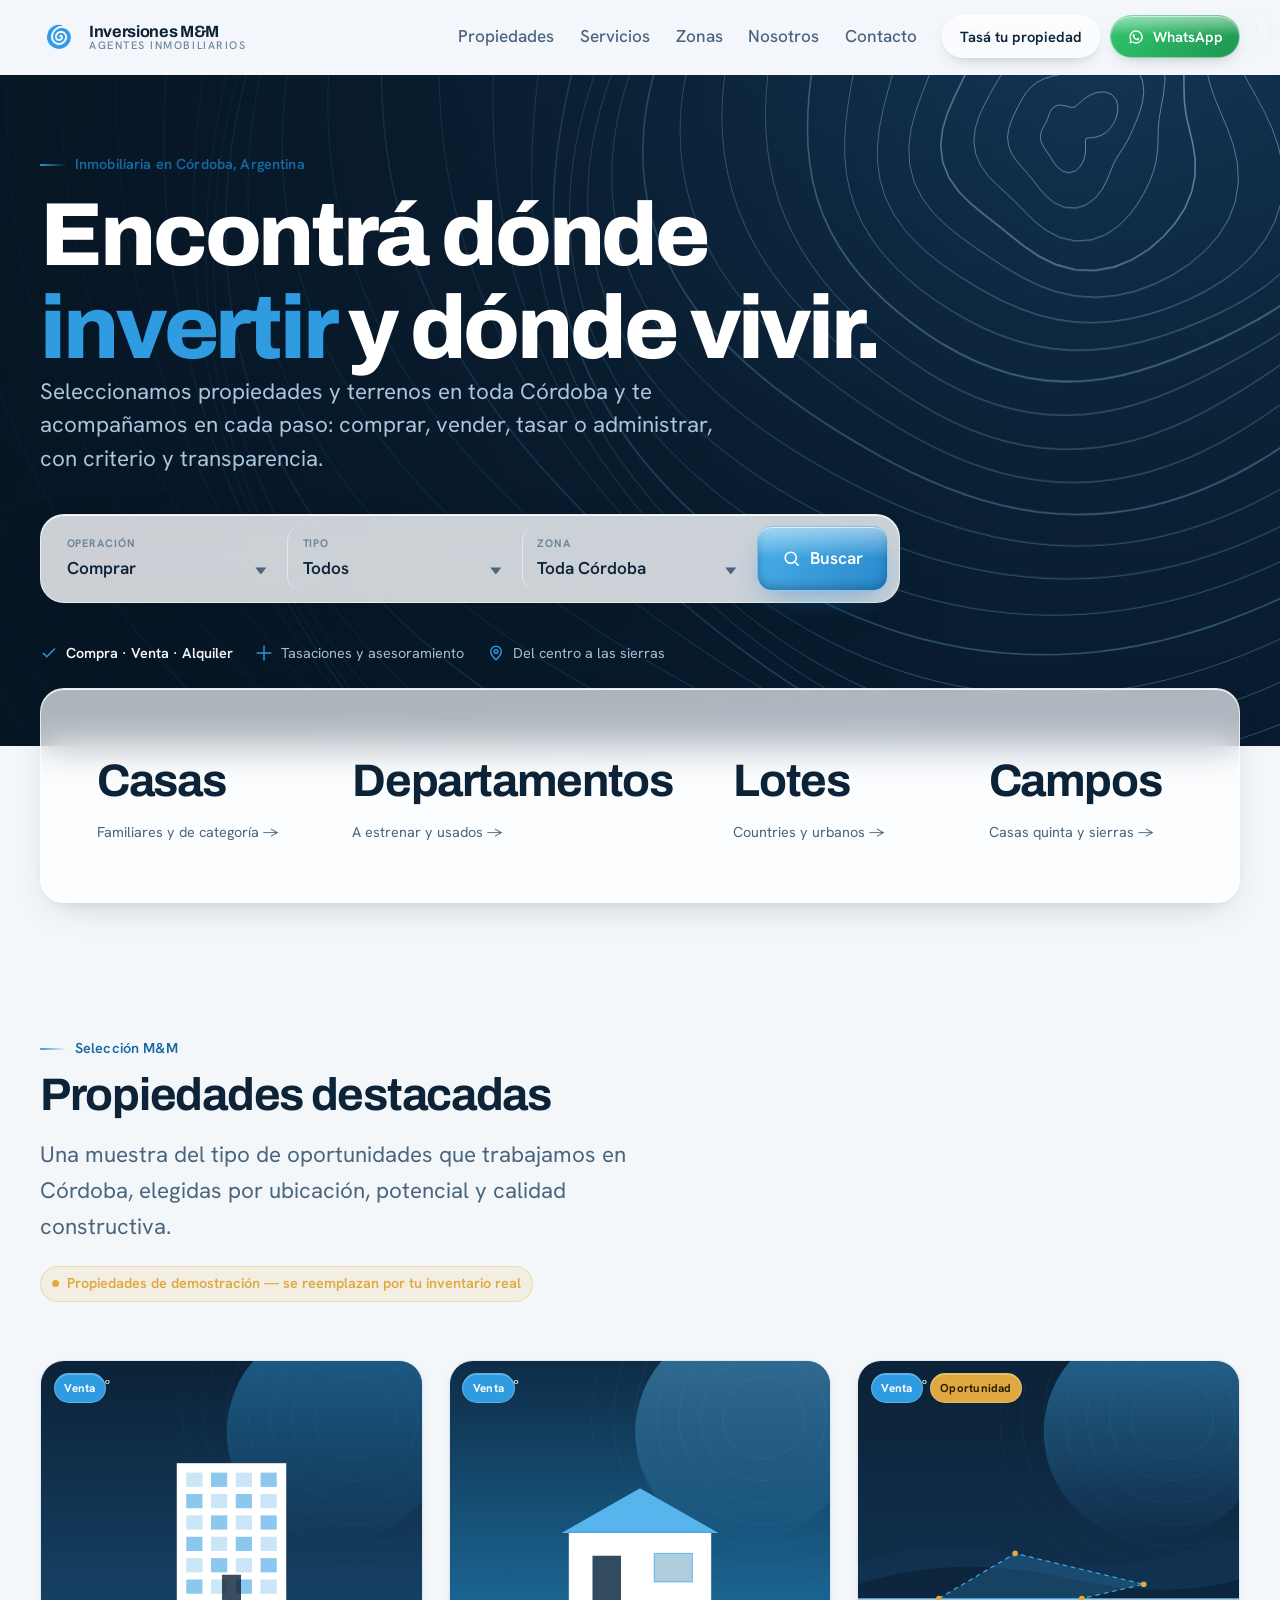
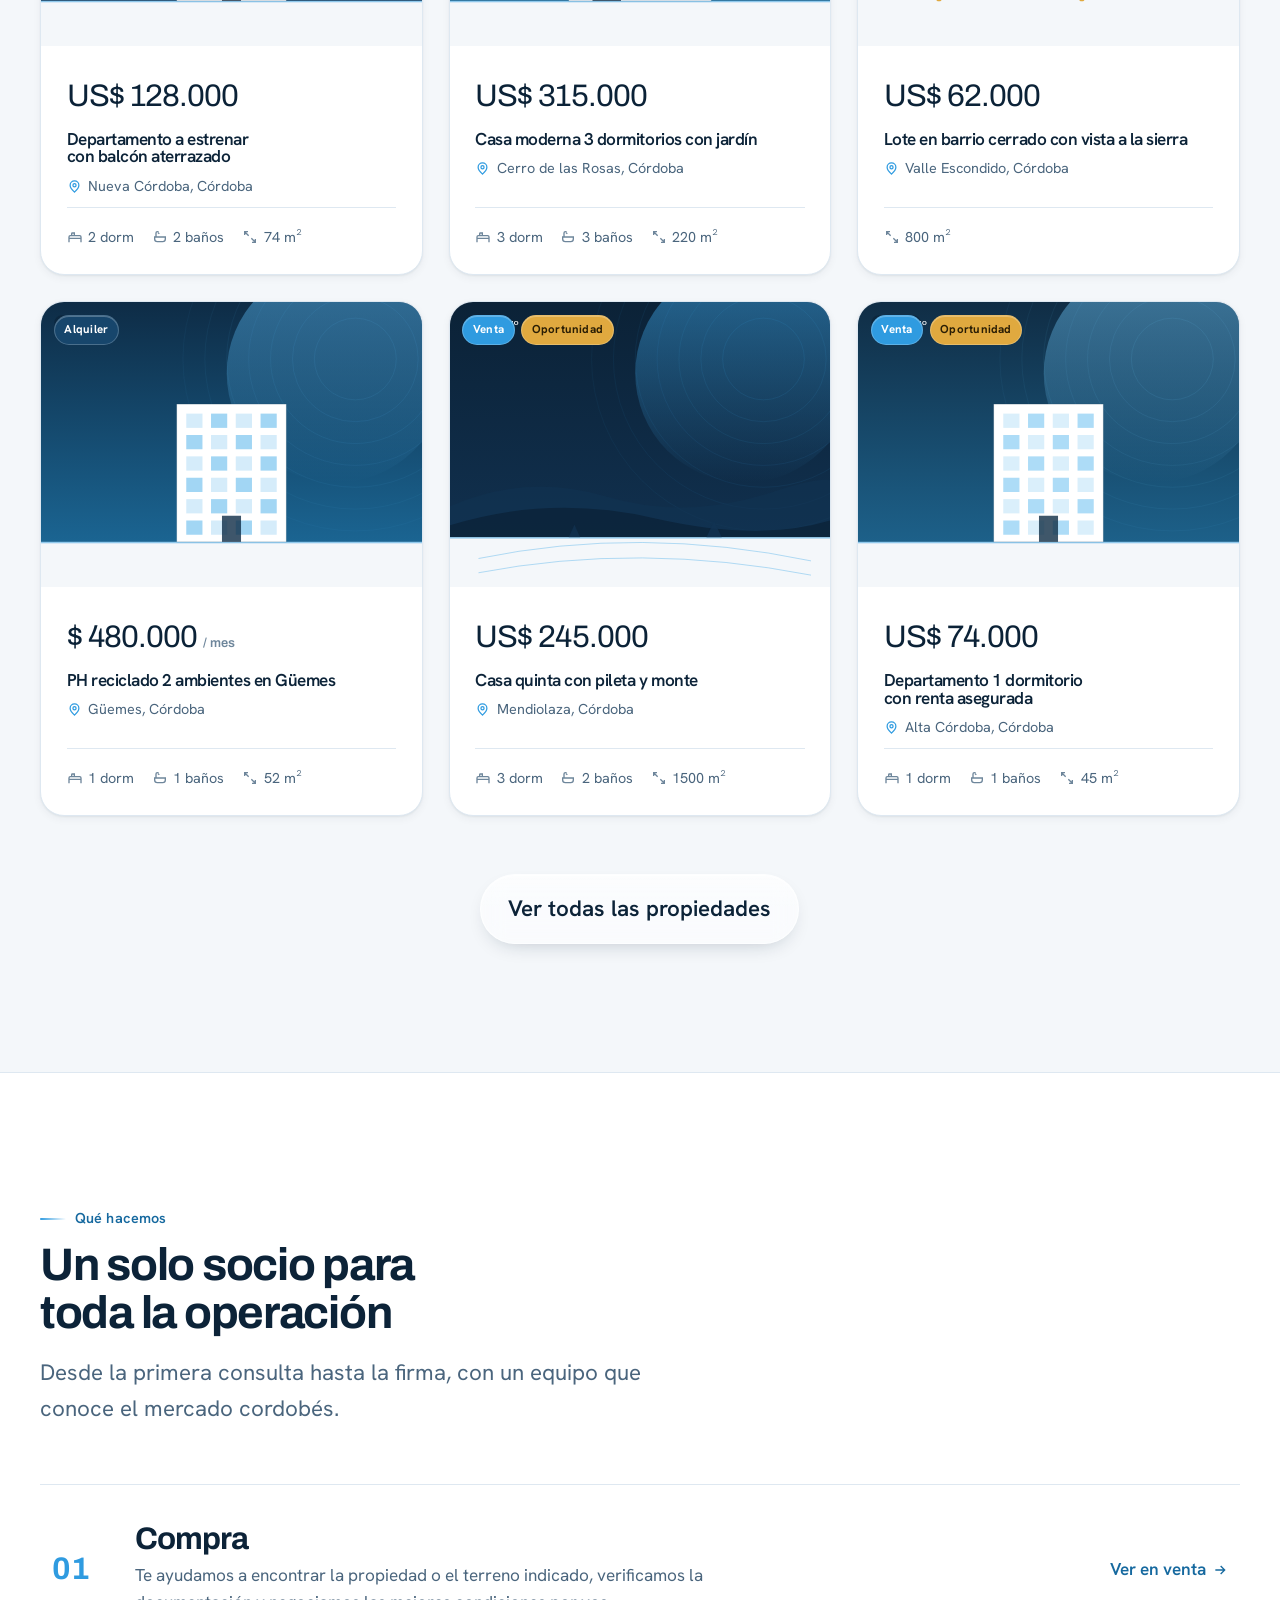
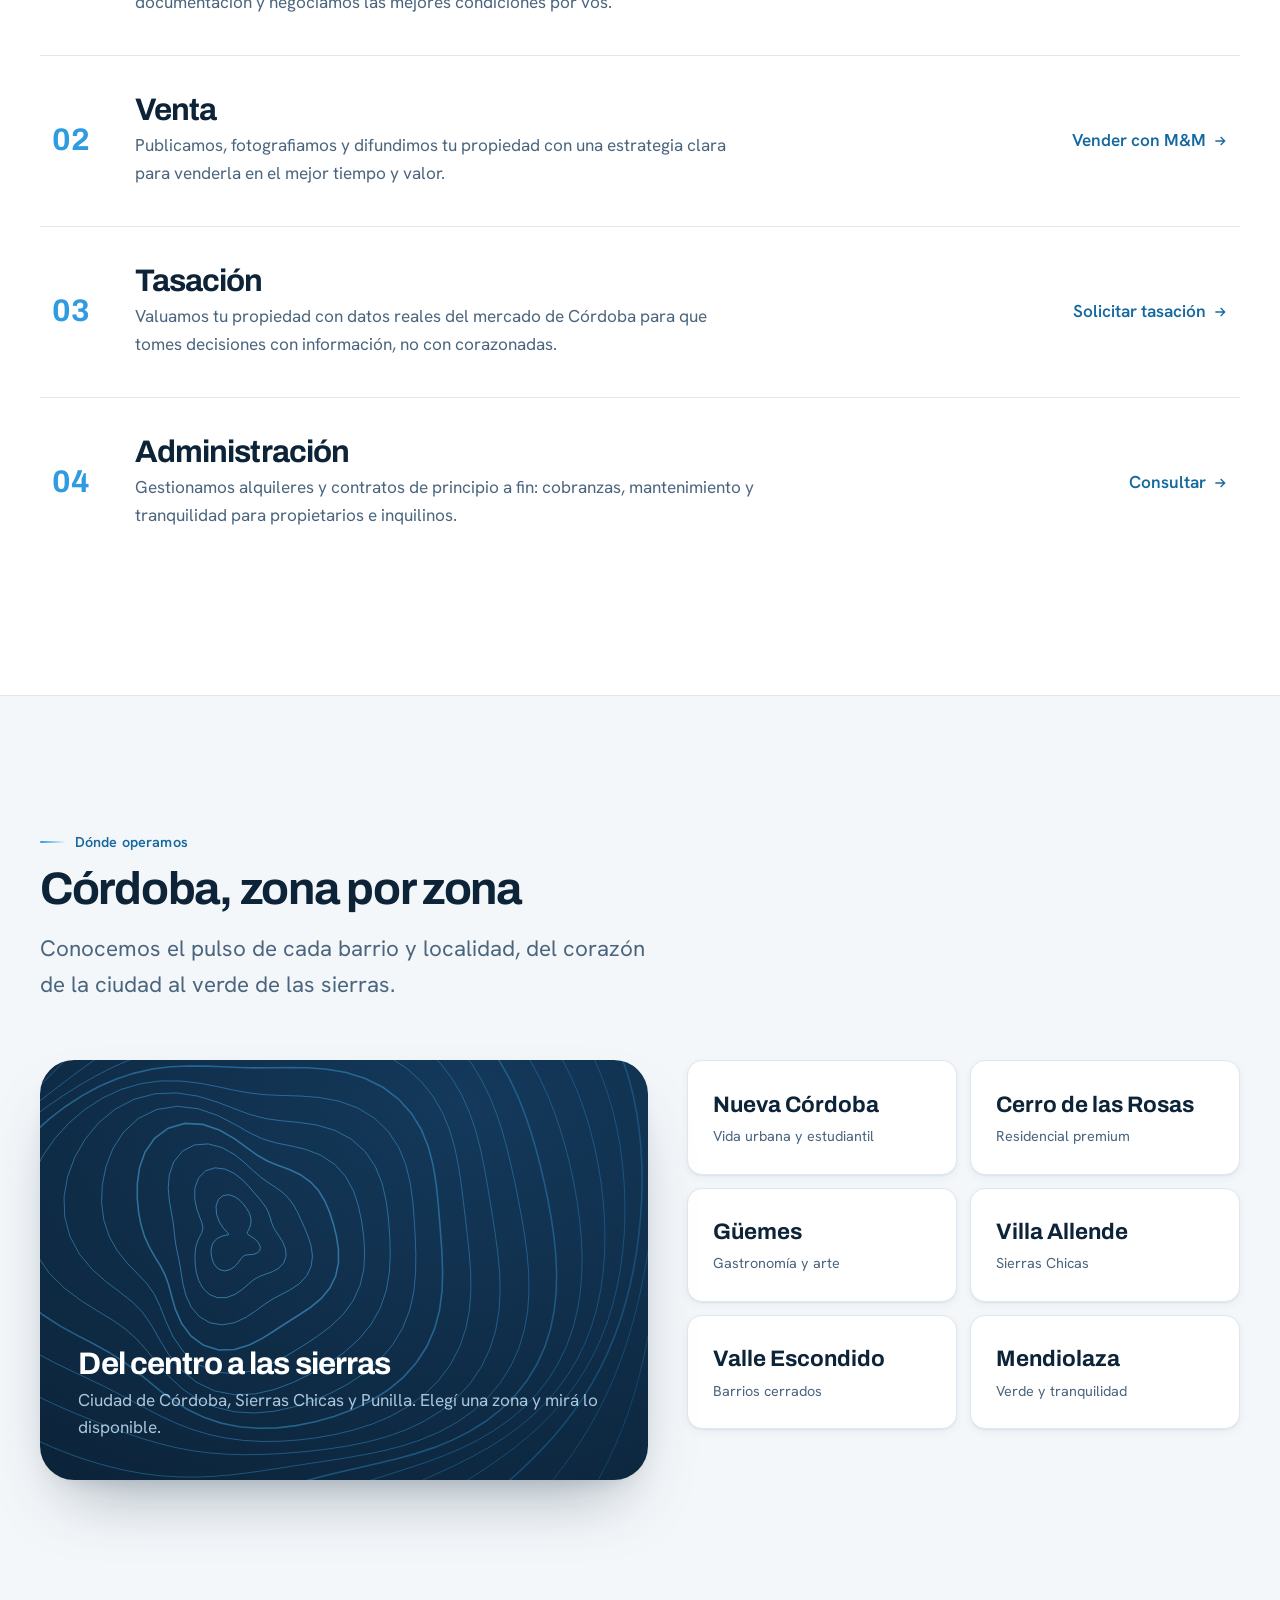
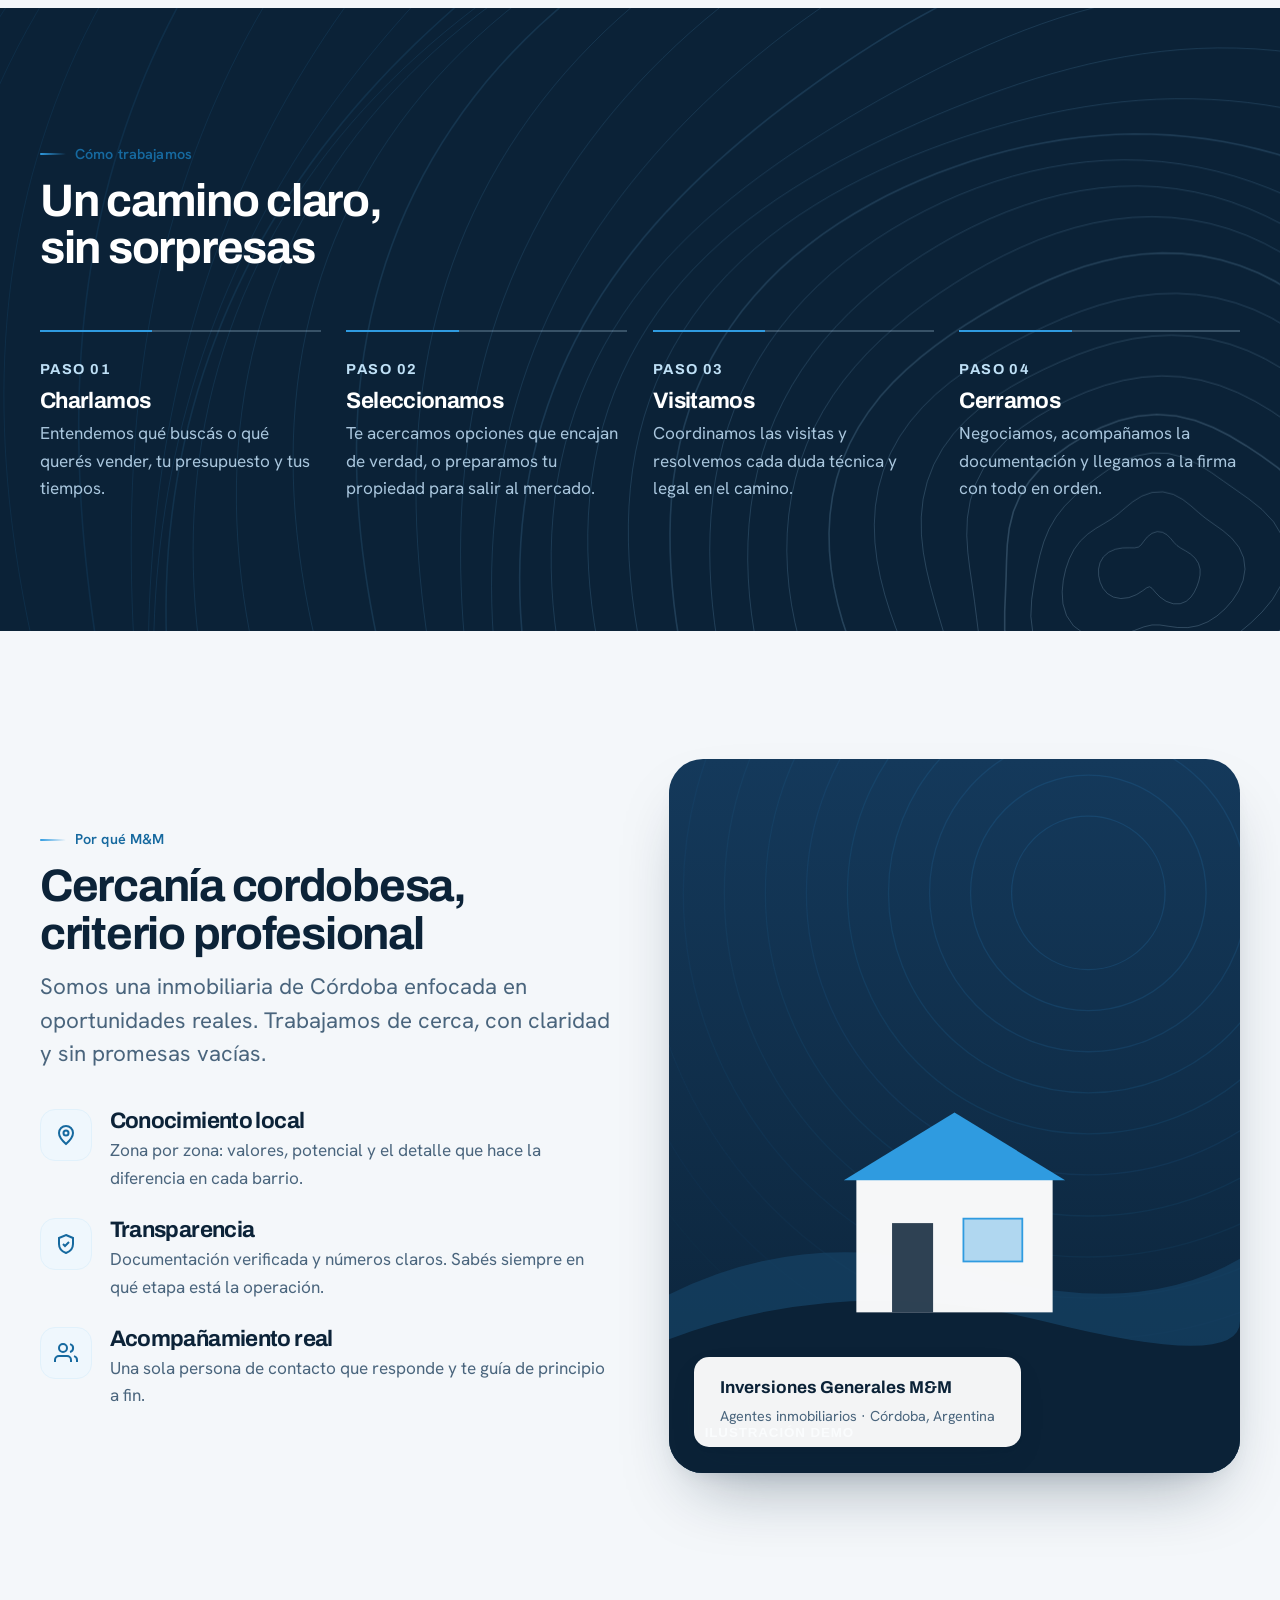
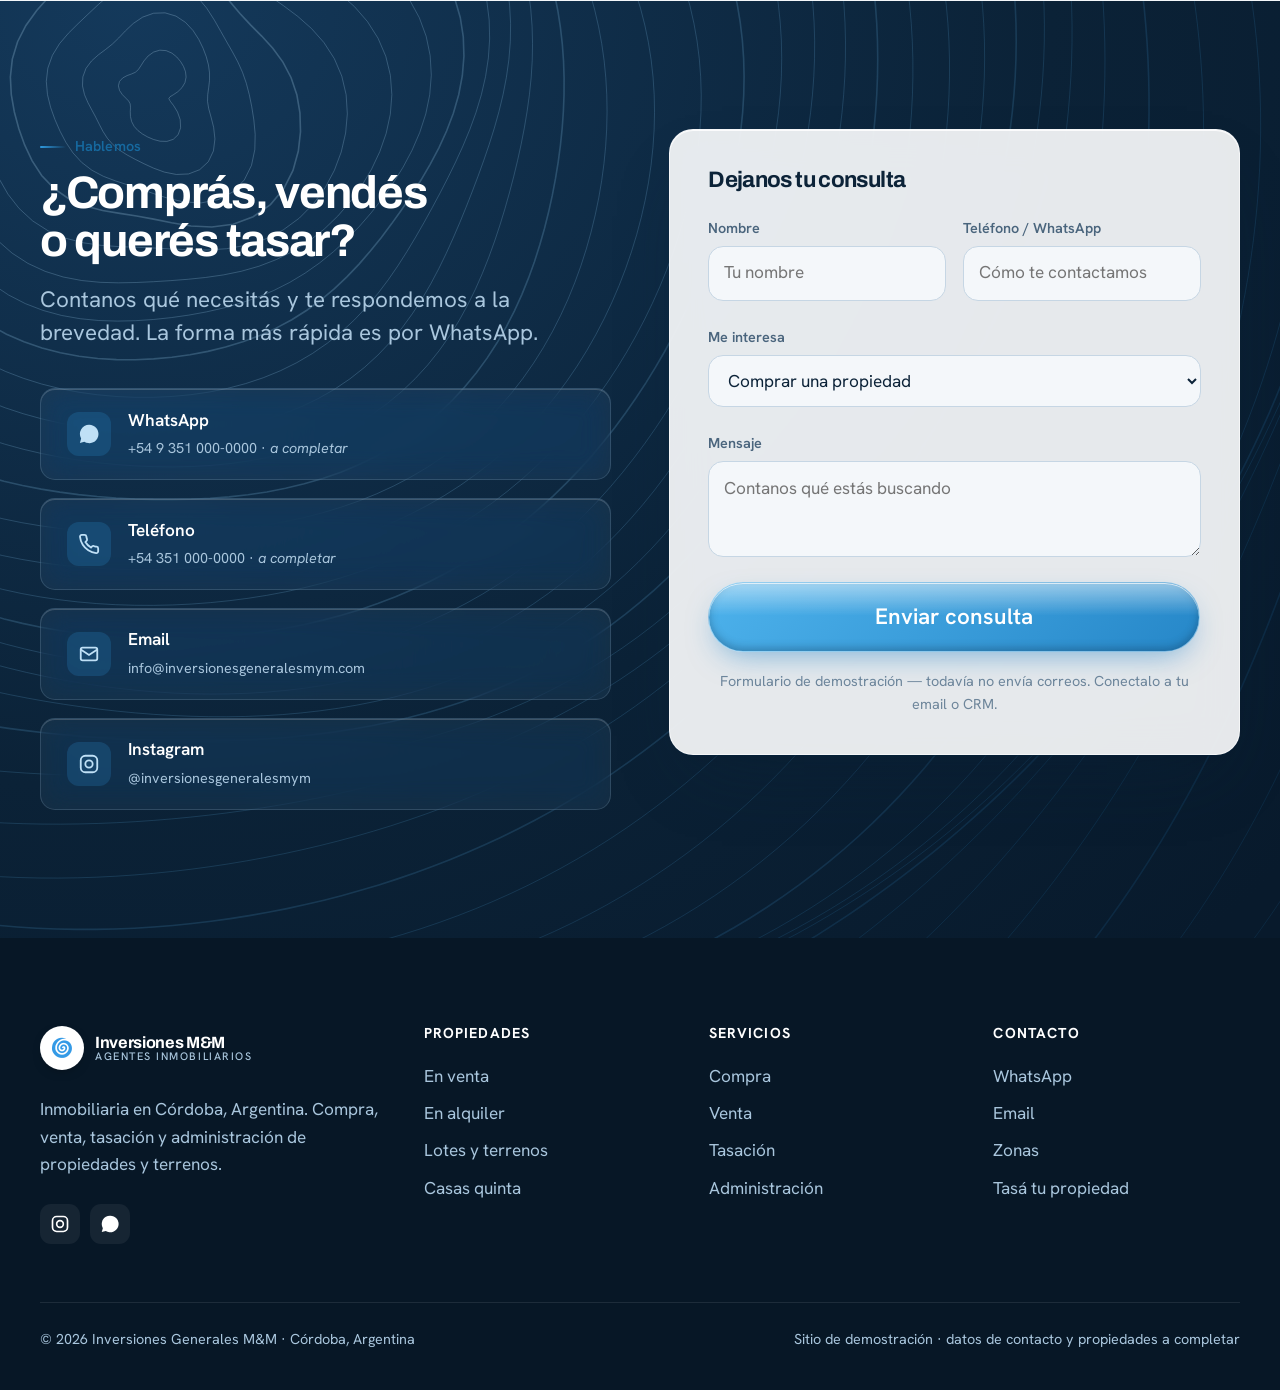
<file: index.html>
<!doctype html>
<!--
  DIRECTION CONTRACT — "Cauce"  (Inversiones Generales M&M · Persuade)
  THESIS: A Córdoba real-estate agency whose identity IS its spiral mark, read as
    topographic contour lines. Refuses the category default: stock hero photo + SaaS card wall.
  OWN-WORLD: Deep navy authority ground with luminous brand-celeste (#2F9BE0) generative
    contour fields; Archivo display + Inter text; property "lotes" framed by hairline contours;
    single warm gold only for "oportunidad". Recognizable with all content removed.
  STORY: Visitor lands on moving contours + one clear promise, searches immediately, sees curated
    (demo) properties, understands the four services and the zones, then contacts by WhatsApp/form.
  FIRST VIEWPORT: Full-bleed navy hero, animated contours from a top-right focal; left-aligned H1
    "Encontrá dónde invertir y dónde vivir", lede, and a white 3-field search panel as primary action.
  FORM: Topographic/contour map system (candidate 7 of 7, seed 1c51de64, degraded roll — no challengers).
-->
<html lang="es-AR">
<head>
  <meta charset="utf-8">
  <meta name="viewport" content="width=device-width, initial-scale=1">
  <title>Inversiones Generales M&M · Inmobiliaria en Córdoba</title>
  <meta name="description" content="Inmobiliaria en Córdoba. Compra, venta, tasación y administración de propiedades y terrenos. Encontrá dónde invertir y dónde vivir con Inversiones Generales M&M.">
  <link rel="icon" href="assets/img/logo.png" type="image/png">
  <meta property="og:title" content="Inversiones Generales M&M · Inmobiliaria en Córdoba">
  <meta property="og:description" content="Propiedades y terrenos seleccionados en Córdoba. Compra, venta, tasación y administración.">
  <meta property="og:type" content="website">
  <link rel="preconnect" href="https://fonts.googleapis.com">
  <link rel="preconnect" href="https://fonts.gstatic.com" crossorigin>
  <link href="https://fonts.googleapis.com/css2?family=Archivo:wght@500;600;700;800&family=Hanken+Grotesk:wght@400;500;600;700&display=swap" rel="stylesheet">
  <link rel="stylesheet" href="assets/css/styles.css">
</head>
<body>
<header class="site-header">
  <div class="wrap nav">
    <a class="brand" href="index.html" aria-label="Inversiones Generales M&M — inicio">
      <img class="mark" src="assets/img/logo.png" alt="" width="38" height="38">
      <span class="brand-text"><b>Inversiones M&amp;M</b><span>Agentes inmobiliarios</span></span>
    </a>
    <nav class="nav-links" aria-label="Navegación principal">
      <a href="propiedades.html">Propiedades</a>
      <a href="#servicios">Servicios</a>
      <a href="#zonas">Zonas</a>
      <a href="#nosotros">Nosotros</a>
      <a href="#contacto">Contacto</a>
    </nav>
    <div class="nav-cta">
      <a class="btn btn-ghost" href="#contacto">Tasá tu propiedad</a>
      <a class="btn btn-wa" data-wa="Hola M&M, quiero hacer una consulta sobre una propiedad." target="_blank" rel="noopener">
        <svg viewBox="0 0 24 24" width="18" height="18" fill="currentColor" aria-hidden="true"><path d="M12 2a10 10 0 0 0-8.6 15l-1.3 4.7 4.8-1.3A10 10 0 1 0 12 2Zm0 18a8 8 0 0 1-4.1-1.1l-.3-.2-2.9.8.8-2.8-.2-.3A8 8 0 1 1 12 20Zm4.5-5.9c-.2-.1-1.5-.7-1.7-.8-.2-.1-.4-.1-.6.1-.2.2-.6.8-.8 1-.1.2-.3.2-.5.1a6.6 6.6 0 0 1-3.3-2.9c-.2-.4.2-.4.6-1.2.1-.2 0-.3 0-.5l-.8-1.9c-.2-.5-.4-.4-.6-.4h-.5a1 1 0 0 0-.7.3c-.3.3-.9.9-.9 2.1s.9 2.4 1 2.6c.1.2 1.8 2.8 4.4 3.9 1.6.7 2.2.7 3 .6.5 0 1.5-.6 1.7-1.2.2-.6.2-1.1.1-1.2-.1-.1-.2-.2-.4-.2Z"/></svg>
        WhatsApp
      </a>
    </div>
    <button class="nav-toggle" aria-label="Abrir menú" aria-expanded="false" aria-controls="mobile-menu">
      <svg viewBox="0 0 24 24" width="24" height="24" fill="none" stroke="currentColor" stroke-width="2"><path d="M3 6h18M3 12h18M3 18h18"/></svg>
    </button>
  </div>
  <div class="mobile-menu" id="mobile-menu">
    <a href="propiedades.html">Propiedades</a>
    <a href="#servicios">Servicios</a>
    <a href="#zonas">Zonas</a>
    <a href="#nosotros">Nosotros</a>
    <a href="#contacto">Contacto</a>
    <a class="btn btn-wa" data-wa="Hola M&M, quiero hacer una consulta." target="_blank" rel="noopener">Escribinos por WhatsApp</a>
  </div>
</header>

<main>
  <!-- HERO -->
  <section class="hero">
    <canvas class="contours" data-contours data-focal-x="0.84" data-focal-y="0.08" data-alpha="0.6" data-gap="34" aria-hidden="true"></canvas>
    <div class="wrap hero-inner">
      <div class="reveal">
        <span class="eyebrow">Inmobiliaria en Córdoba, Argentina</span>
        <h1>Encontrá dónde <em>invertir</em> y dónde vivir.</h1>
        <p class="lede">Seleccionamos propiedades y terrenos en toda Córdoba y te acompañamos en cada paso: comprar, vender, tasar o administrar, con criterio y transparencia.</p>
      </div>

      <form class="search reveal" id="hero-search" role="search" aria-label="Buscar propiedades">
        <div class="field select">
          <label for="s-op">Operación</label>
          <select id="s-op" name="operacion">
            <option value="venta">Comprar</option>
            <option value="alquiler">Alquilar</option>
          </select>
        </div>
        <div class="field select">
          <label for="s-tipo">Tipo</label>
          <select id="s-tipo" name="tipo">
            <option value="">Todos</option>
            <option value="casa">Casas</option>
            <option value="departamento">Departamentos</option>
            <option value="lote">Lotes</option>
            <option value="campo">Casas quinta / Campos</option>
          </select>
        </div>
        <div class="field select">
          <label for="s-zona">Zona</label>
          <select id="s-zona" name="zona">
            <option value="">Toda Córdoba</option>
            <option>Nueva Córdoba</option>
            <option>Cerro de las Rosas</option>
            <option>Güemes</option>
            <option>Villa Allende</option>
            <option>Valle Escondido</option>
            <option>Mendiolaza</option>
            <option>Alta Córdoba</option>
            <option>Barrio Jardín</option>
          </select>
        </div>
        <button class="btn" type="submit">
          <svg viewBox="0 0 24 24" width="19" height="19" fill="none" stroke="currentColor" stroke-width="2" aria-hidden="true"><circle cx="11" cy="11" r="7"/><path d="m21 21-4.3-4.3"/></svg>
          Buscar
        </button>
      </form>

      <div class="hero-badges reveal">
        <span class="hero-badge"><svg viewBox="0 0 24 24" fill="none" stroke="currentColor" stroke-width="2" aria-hidden="true"><path d="M20 6 9 17l-5-5"/></svg> <b>Compra · Venta · Alquiler</b></span>
        <span class="hero-badge"><svg viewBox="0 0 24 24" fill="none" stroke="currentColor" stroke-width="2" aria-hidden="true"><path d="M12 2v20M2 12h20"/></svg> Tasaciones y asesoramiento</span>
        <span class="hero-badge"><svg viewBox="0 0 24 24" fill="none" stroke="currentColor" stroke-width="2" aria-hidden="true"><path d="M12 21s7-6.3 7-11a7 7 0 1 0-14 0c0 4.7 7 11 7 11Z"/><circle cx="12" cy="10" r="2.5"/></svg> Del centro a las sierras</span>
      </div>
    </div>
  </section>

  <!-- CATEGORY QUICK-NAV (overlapping) -->
  <div class="wrap">
    <nav class="stats reveal" aria-label="Buscar por tipo">
      <a class="stat" href="propiedades.html?tipo=casa" style="text-decoration:none">
        <b>Casas</b><span>Familiares y de categoría →</span>
      </a>
      <a class="stat" href="propiedades.html?tipo=departamento" style="text-decoration:none">
        <b>Departamentos</b><span>A estrenar y usados →</span>
      </a>
      <a class="stat" href="propiedades.html?tipo=lote" style="text-decoration:none">
        <b>Lotes</b><span>Countries y urbanos →</span>
      </a>
      <a class="stat" href="propiedades.html?tipo=campo" style="text-decoration:none">
        <b>Campos</b><span>Casas quinta y sierras →</span>
      </a>
    </nav>
  </div>

  <!-- DESTACADOS -->
  <section class="section" id="destacados">
    <div class="wrap">
      <div class="section-head reveal">
        <span class="eyebrow">Selección M&amp;M</span>
        <h2>Propiedades destacadas</h2>
        <p>Una muestra del tipo de oportunidades que trabajamos en Córdoba, elegidas por ubicación, potencial y calidad constructiva.</p>
        <p style="margin-top:var(--sp-3)"><span class="demo-note">Propiedades de demostración — se reemplazan por tu inventario real</span></p>
      </div>
      <div class="prop-grid" id="destacados-grid"></div>
      <div style="text-align:center;margin-top:var(--sp-6)">
        <a class="btn btn-ghost btn-lg" href="propiedades.html">Ver todas las propiedades</a>
      </div>
    </div>
  </section>

  <!-- SERVICIOS -->
  <section class="section servicios" id="servicios">
    <div class="wrap">
      <div class="section-head reveal">
        <span class="eyebrow">Qué hacemos</span>
        <h2>Un solo socio para toda la operación</h2>
        <p>Desde la primera consulta hasta la firma, con un equipo que conoce el mercado cordobés.</p>
      </div>
      <div class="serv-list">
        <div class="serv-row reveal">
          <div class="serv-num">01</div>
          <div class="serv-main"><h3>Compra</h3><p>Te ayudamos a encontrar la propiedad o el terreno indicado, verificamos la documentación y negociamos las mejores condiciones por vos.</p></div>
          <a class="link-arrow" href="propiedades.html?operacion=venta">Ver en venta <svg viewBox="0 0 24 24" width="16" height="16" fill="none" stroke="currentColor" stroke-width="2"><path d="M5 12h14M13 6l6 6-6 6"/></svg></a>
        </div>
        <div class="serv-row reveal">
          <div class="serv-num">02</div>
          <div class="serv-main"><h3>Venta</h3><p>Publicamos, fotografiamos y difundimos tu propiedad con una estrategia clara para venderla en el mejor tiempo y valor.</p></div>
          <a class="link-arrow" href="#contacto">Vender con M&amp;M <svg viewBox="0 0 24 24" width="16" height="16" fill="none" stroke="currentColor" stroke-width="2"><path d="M5 12h14M13 6l6 6-6 6"/></svg></a>
        </div>
        <div class="serv-row reveal">
          <div class="serv-num">03</div>
          <div class="serv-main"><h3>Tasación</h3><p>Valuamos tu propiedad con datos reales del mercado de Córdoba para que tomes decisiones con información, no con corazonadas.</p></div>
          <a class="link-arrow" href="#contacto">Solicitar tasación <svg viewBox="0 0 24 24" width="16" height="16" fill="none" stroke="currentColor" stroke-width="2"><path d="M5 12h14M13 6l6 6-6 6"/></svg></a>
        </div>
        <div class="serv-row reveal">
          <div class="serv-num">04</div>
          <div class="serv-main"><h3>Administración</h3><p>Gestionamos alquileres y contratos de principio a fin: cobranzas, mantenimiento y tranquilidad para propietarios e inquilinos.</p></div>
          <a class="link-arrow" href="#contacto">Consultar <svg viewBox="0 0 24 24" width="16" height="16" fill="none" stroke="currentColor" stroke-width="2"><path d="M5 12h14M13 6l6 6-6 6"/></svg></a>
        </div>
      </div>
    </div>
  </section>

  <!-- ZONAS -->
  <section class="section" id="zonas">
    <div class="wrap">
      <div class="section-head reveal">
        <span class="eyebrow">Dónde operamos</span>
        <h2>Córdoba, zona por zona</h2>
        <p>Conocemos el pulso de cada barrio y localidad, del corazón de la ciudad al verde de las sierras.</p>
      </div>
      <div class="zonas-grid">
        <div class="zonas-map reveal">
          <canvas data-contours data-focal-x="0.32" data-focal-y="0.42" data-alpha="0.7" data-gap="26" data-tint="#57B4EC" aria-hidden="true"></canvas>
          <div class="zonas-cap">
            <h3>Del centro a las sierras</h3>
            <p>Ciudad de Córdoba, Sierras Chicas y Punilla. Elegí una zona y mirá lo disponible.</p>
          </div>
        </div>
        <div class="zona-chips">
          <a class="zona-chip reveal" href="propiedades.html?zona=Nueva%20C%C3%B3rdoba"><b>Nueva Córdoba</b><span>Vida urbana y estudiantil</span></a>
          <a class="zona-chip reveal" href="propiedades.html?zona=Cerro%20de%20las%20Rosas"><b>Cerro de las Rosas</b><span>Residencial premium</span></a>
          <a class="zona-chip reveal" href="propiedades.html?zona=G%C3%BCemes"><b>Güemes</b><span>Gastronomía y arte</span></a>
          <a class="zona-chip reveal" href="propiedades.html?zona=Villa%20Allende"><b>Villa Allende</b><span>Sierras Chicas</span></a>
          <a class="zona-chip reveal" href="propiedades.html?zona=Valle%20Escondido"><b>Valle Escondido</b><span>Barrios cerrados</span></a>
          <a class="zona-chip reveal" href="propiedades.html?zona=Mendiolaza"><b>Mendiolaza</b><span>Verde y tranquilidad</span></a>
        </div>
      </div>
    </div>
  </section>

  <!-- PROCESO -->
  <section class="section proceso">
    <canvas data-contours data-focal-x="0.9" data-focal-y="0.9" data-alpha="0.45" data-gap="40" aria-hidden="true"></canvas>
    <div class="wrap">
      <div class="section-head reveal">
        <span class="eyebrow">Cómo trabajamos</span>
        <h2>Un camino claro, sin sorpresas</h2>
      </div>
      <div class="pasos">
        <div class="paso reveal"><div class="n">PASO 01</div><h3>Charlamos</h3><p>Entendemos qué buscás o qué querés vender, tu presupuesto y tus tiempos.</p></div>
        <div class="paso reveal"><div class="n">PASO 02</div><h3>Seleccionamos</h3><p>Te acercamos opciones que encajan de verdad, o preparamos tu propiedad para salir al mercado.</p></div>
        <div class="paso reveal"><div class="n">PASO 03</div><h3>Visitamos</h3><p>Coordinamos las visitas y resolvemos cada duda técnica y legal en el camino.</p></div>
        <div class="paso reveal"><div class="n">PASO 04</div><h3>Cerramos</h3><p>Negociamos, acompañamos la documentación y llegamos a la firma con todo en orden.</p></div>
      </div>
    </div>
  </section>

  <!-- NOSOTROS / VALORES -->
  <section class="section" id="nosotros">
    <div class="wrap">
      <div class="valores">
        <div class="reveal">
          <span class="eyebrow">Por qué M&amp;M</span>
          <h2 style="font-size:var(--step-3);margin-bottom:var(--sp-2)">Cercanía cordobesa, criterio profesional</h2>
          <p class="lede" style="margin-bottom:var(--sp-5)">Somos una inmobiliaria de Córdoba enfocada en oportunidades reales. Trabajamos de cerca, con claridad y sin promesas vacías.</p>
          <div class="valores-list">
            <div class="valor">
              <div class="ic"><svg viewBox="0 0 24 24" width="24" height="24" fill="none" stroke="currentColor" stroke-width="2"><path d="M12 21s7-6.3 7-11a7 7 0 1 0-14 0c0 4.7 7 11 7 11Z"/><circle cx="12" cy="10" r="2.5"/></svg></div>
              <div><h3>Conocimiento local</h3><p>Zona por zona: valores, potencial y el detalle que hace la diferencia en cada barrio.</p></div>
            </div>
            <div class="valor">
              <div class="ic"><svg viewBox="0 0 24 24" width="24" height="24" fill="none" stroke="currentColor" stroke-width="2"><path d="M9 12l2 2 4-4"/><path d="M12 3l7 3v6c0 4.5-3 7.5-7 9-4-1.5-7-4.5-7-9V6l7-3Z"/></svg></div>
              <div><h3>Transparencia</h3><p>Documentación verificada y números claros. Sabés siempre en qué etapa está la operación.</p></div>
            </div>
            <div class="valor">
              <div class="ic"><svg viewBox="0 0 24 24" width="24" height="24" fill="none" stroke="currentColor" stroke-width="2"><path d="M17 21v-2a4 4 0 0 0-4-4H5a4 4 0 0 0-4 4v2"/><circle cx="9" cy="7" r="4"/><path d="M23 21v-2a4 4 0 0 0-3-3.9M16 3.1a4 4 0 0 1 0 7.8"/></svg></div>
              <div><h3>Acompañamiento real</h3><p>Una sola persona de contacto que responde y te guía de principio a fin.</p></div>
            </div>
          </div>
        </div>
        <div class="valores-figure reveal">
          <img src="assets/img/props/figura.svg" alt="Ilustración de una propiedad en las sierras de Córdoba — imagen de demostración" width="640" height="800">
          <div class="fig-badge"><b>Inversiones Generales M&amp;M</b><span>Agentes inmobiliarios · Córdoba, Argentina</span></div>
        </div>
      </div>
    </div>
  </section>

  <!-- CONTACTO -->
  <section class="section contacto" id="contacto">
    <canvas data-contours data-focal-x="0.12" data-focal-y="0.1" data-alpha="0.5" data-gap="36" aria-hidden="true"></canvas>
    <div class="wrap">
      <div class="contacto-grid">
        <div class="reveal">
          <span class="eyebrow">Hablemos</span>
          <h2>¿Comprás, vendés o querés tasar?</h2>
          <p class="lede">Contanos qué necesitás y te respondemos a la brevedad. La forma más rápida es por WhatsApp.</p>
          <div class="contact-methods">
            <a class="cmethod" data-wa="Hola M&M, quiero hacer una consulta." target="_blank" rel="noopener">
              <span class="ic"><svg viewBox="0 0 24 24" width="22" height="22" fill="currentColor"><path d="M12 2a10 10 0 0 0-8.6 15l-1.3 4.7 4.8-1.3A10 10 0 1 0 12 2Zm4.5 12.1c-.2-.1-1.5-.7-1.7-.8-.2-.1-.4-.1-.6.1-.2.2-.6.8-.8 1-.1.2-.3.2-.5.1a6.6 6.6 0 0 1-3.3-2.9c-.2-.4.2-.4.6-1.2.1-.2 0-.3 0-.5l-.8-1.9c-.2-.5-.4-.4-.6-.4h-.5a1 1 0 0 0-.7.3c-.3.3-.9.9-.9 2.1s.9 2.4 1 2.6c.1.2 1.8 2.8 4.4 3.9 1.6.7 2.2.7 3 .6.5 0 1.5-.6 1.7-1.2.2-.6.2-1.1.1-1.2Z"/></svg></span>
              <div><b>WhatsApp</b><span>+54 9 351 000-0000 · <em>a completar</em></span></div>
            </a>
            <a class="cmethod" href="tel:+543510000000">
              <span class="ic"><svg viewBox="0 0 24 24" width="22" height="22" fill="none" stroke="currentColor" stroke-width="2"><path d="M22 16.9v3a2 2 0 0 1-2.2 2 19.8 19.8 0 0 1-8.6-3 19.5 19.5 0 0 1-6-6 19.8 19.8 0 0 1-3-8.6A2 2 0 0 1 4.1 2h3a2 2 0 0 1 2 1.7c.1 1 .4 1.9.7 2.8a2 2 0 0 1-.5 2.1L8.1 9.9a16 16 0 0 0 6 6l1.3-1.3a2 2 0 0 1 2.1-.4c.9.3 1.8.6 2.8.7a2 2 0 0 1 1.7 2Z"/></svg></span>
              <div><b>Teléfono</b><span>+54 351 000-0000 · <em>a completar</em></span></div>
            </a>
            <a class="cmethod" href="mailto:info@inversionesgeneralesmym.com">
              <span class="ic"><svg viewBox="0 0 24 24" width="22" height="22" fill="none" stroke="currentColor" stroke-width="2"><rect x="3" y="5" width="18" height="14" rx="2"/><path d="m3 7 9 6 9-6"/></svg></span>
              <div><b>Email</b><span>info@inversionesgeneralesmym.com</span></div>
            </a>
            <a class="cmethod" href="https://www.instagram.com/inversionesgeneralesmym/" target="_blank" rel="noopener">
              <span class="ic"><svg viewBox="0 0 24 24" width="22" height="22" fill="none" stroke="currentColor" stroke-width="2"><rect x="3" y="3" width="18" height="18" rx="5"/><circle cx="12" cy="12" r="4"/><path d="M17.5 6.5h.01"/></svg></span>
              <div><b>Instagram</b><span>@inversionesgeneralesmym</span></div>
            </a>
          </div>
        </div>
        <form class="form-card reveal" id="contact-form">
          <h3>Dejanos tu consulta</h3>
          <div class="form-row form-2">
            <div class="field-l"><label for="c-nombre">Nombre</label><input id="c-nombre" name="nombre" required autocomplete="name" placeholder="Tu nombre"></div>
            <div class="field-l"><label for="c-tel">Teléfono / WhatsApp</label><input id="c-tel" name="tel" required autocomplete="tel" placeholder="Cómo te contactamos"></div>
          </div>
          <div class="form-row">
            <div class="field-l"><label for="c-interes">Me interesa</label>
              <select id="c-interes" name="interes">
                <option>Comprar una propiedad</option>
                <option>Vender mi propiedad</option>
                <option>Tasar mi propiedad</option>
                <option>Alquilar / administración</option>
                <option>Otra consulta</option>
              </select>
            </div>
          </div>
          <div class="form-row">
            <div class="field-l"><label for="c-msg">Mensaje</label><textarea id="c-msg" name="mensaje" placeholder="Contanos qué estás buscando"></textarea></div>
          </div>
          <button class="btn btn-lg" type="submit">Enviar consulta</button>
          <p class="form-fine">Formulario de demostración — todavía no envía correos. Conectalo a tu email o CRM.</p>
        </form>
      </div>
    </div>
  </section>
</main>

<footer class="site-footer">
  <div class="wrap">
    <div class="footer-top">
      <div class="footer-brand">
        <a class="brand" href="index.html" aria-label="Inversiones Generales M&M">
          <img class="mark" src="assets/img/logo.png" alt="" width="38" height="38">
          <span class="brand-text"><b>Inversiones M&amp;M</b><span>Agentes inmobiliarios</span></span>
        </a>
        <p>Inmobiliaria en Córdoba, Argentina. Compra, venta, tasación y administración de propiedades y terrenos.</p>
        <div class="footer-social">
          <a href="https://www.instagram.com/inversionesgeneralesmym/" target="_blank" rel="noopener" aria-label="Instagram"><svg viewBox="0 0 24 24" width="20" height="20" fill="none" stroke="currentColor" stroke-width="2"><rect x="3" y="3" width="18" height="18" rx="5"/><circle cx="12" cy="12" r="4"/><path d="M17.5 6.5h.01"/></svg></a>
          <a data-wa="Hola M&M, quiero hacer una consulta." target="_blank" rel="noopener" aria-label="WhatsApp"><svg viewBox="0 0 24 24" width="20" height="20" fill="currentColor"><path d="M12 2a10 10 0 0 0-8.6 15l-1.3 4.7 4.8-1.3A10 10 0 1 0 12 2Z"/></svg></a>
        </div>
      </div>
      <div class="footer-col">
        <h4>Propiedades</h4>
        <a href="propiedades.html?operacion=venta">En venta</a>
        <a href="propiedades.html?operacion=alquiler">En alquiler</a>
        <a href="propiedades.html?tipo=lote">Lotes y terrenos</a>
        <a href="propiedades.html?tipo=campo">Casas quinta</a>
      </div>
      <div class="footer-col">
        <h4>Servicios</h4>
        <a href="#servicios">Compra</a>
        <a href="#servicios">Venta</a>
        <a href="#servicios">Tasación</a>
        <a href="#servicios">Administración</a>
      </div>
      <div class="footer-col">
        <h4>Contacto</h4>
        <a data-wa="Hola M&M, quiero hacer una consulta." target="_blank" rel="noopener">WhatsApp</a>
        <a href="mailto:info@inversionesgeneralesmym.com">Email</a>
        <a href="#zonas">Zonas</a>
        <a href="#contacto">Tasá tu propiedad</a>
      </div>
    </div>
    <div class="footer-bottom">
      <span>© <span data-year>2026</span> Inversiones Generales M&amp;M · Córdoba, Argentina</span>
      <span>Sitio de demostración · datos de contacto y propiedades a completar</span>
    </div>
  </div>
</footer>

<script src="assets/js/data.js"></script>
<script src="assets/js/contours.js"></script>
<script src="assets/js/app.js"></script>
</body>
</html>
</file>
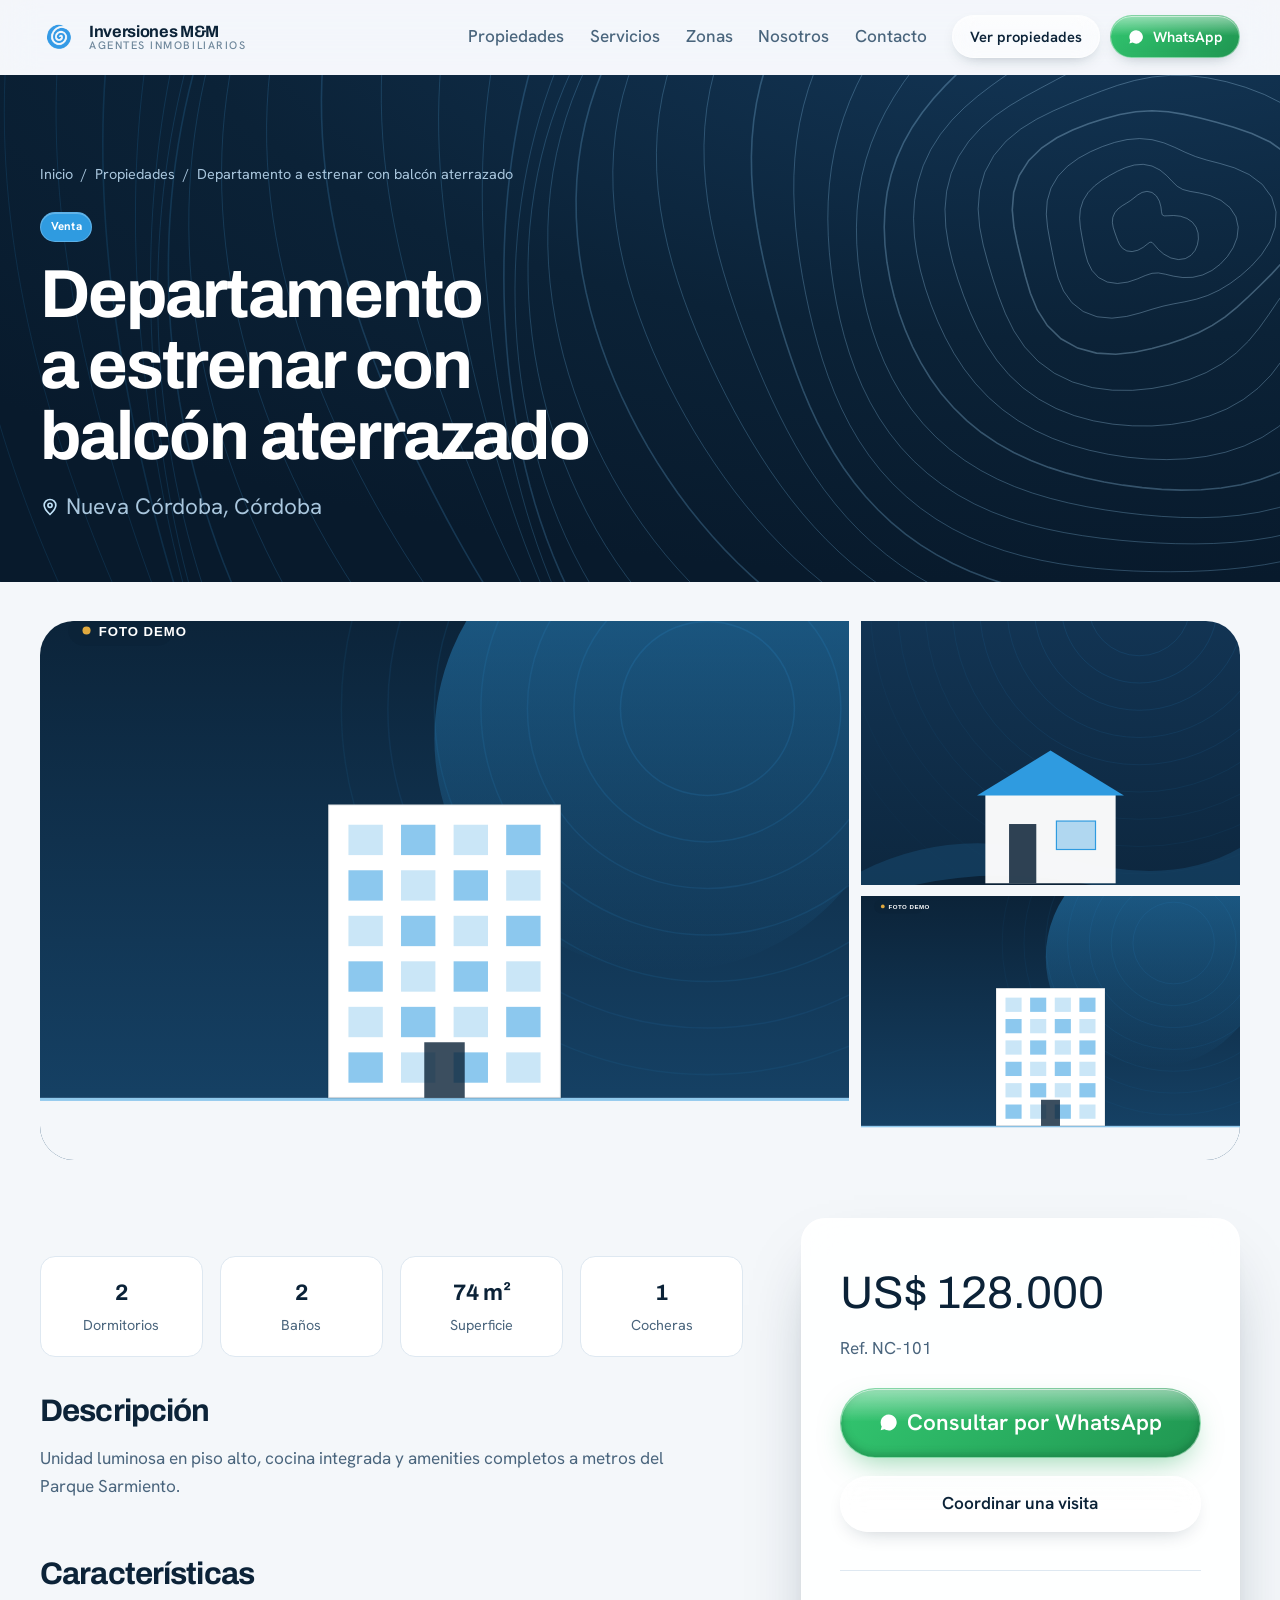
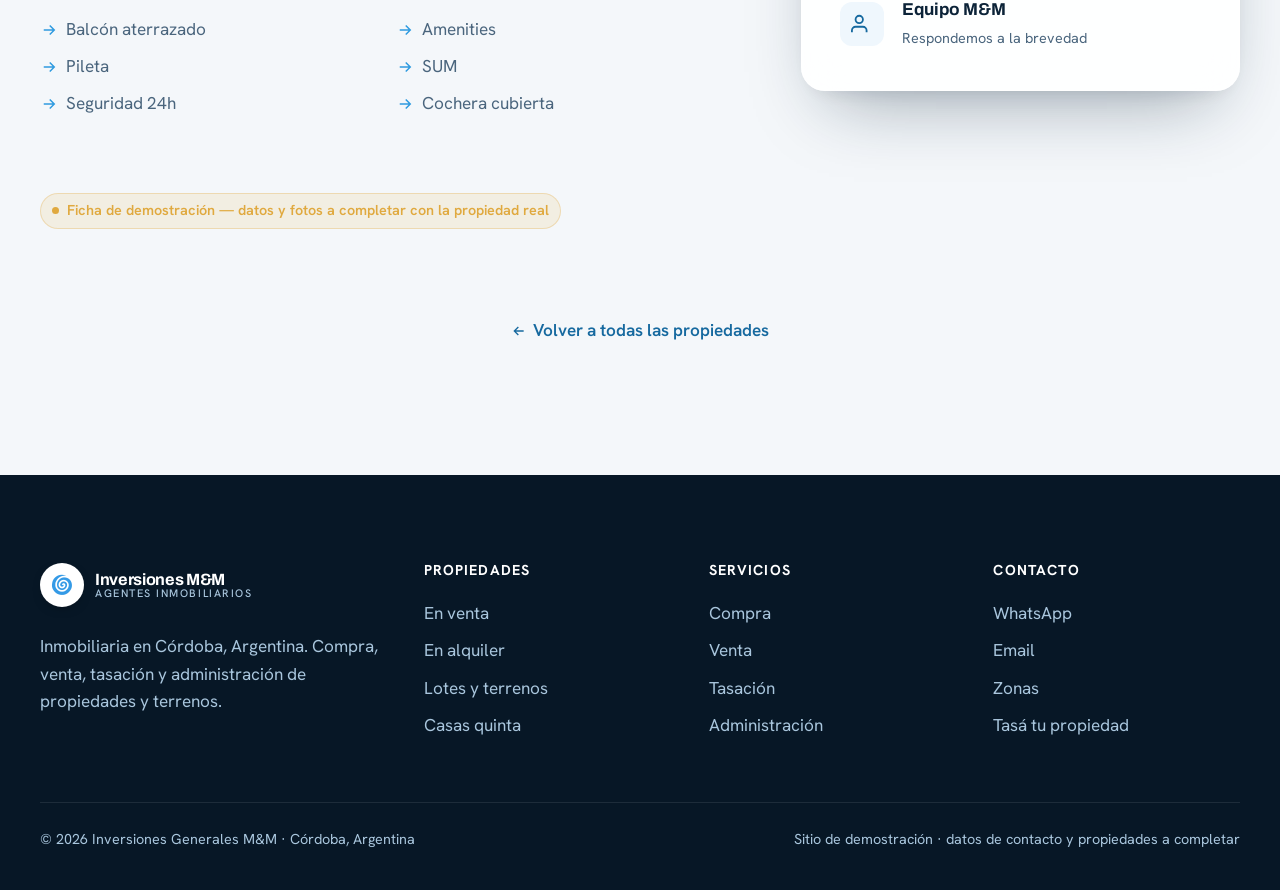
<file: propiedad.html>
<!doctype html>
<html lang="es-AR">
<head>
  <meta charset="utf-8">
  <meta name="viewport" content="width=device-width, initial-scale=1">
  <title>Propiedad · Inversiones Generales M&M</title>
  <meta name="description" content="Detalle de propiedad en Córdoba — Inversiones Generales M&M.">
  <link rel="icon" href="assets/img/logo.png" type="image/png">
  <link rel="preconnect" href="https://fonts.googleapis.com">
  <link rel="preconnect" href="https://fonts.gstatic.com" crossorigin>
  <link href="https://fonts.googleapis.com/css2?family=Archivo:wght@500;600;700;800&family=Hanken+Grotesk:wght@400;500;600;700&display=swap" rel="stylesheet">
  <link rel="stylesheet" href="assets/css/styles.css">
</head>
<body>
<header class="site-header">
  <div class="wrap nav">
    <a class="brand" href="index.html" aria-label="Inversiones Generales M&M — inicio">
      <img class="mark" src="assets/img/logo.png" alt="" width="38" height="38">
      <span class="brand-text"><b>Inversiones M&amp;M</b><span>Agentes inmobiliarios</span></span>
    </a>
    <nav class="nav-links" aria-label="Navegación principal">
      <a href="propiedades.html">Propiedades</a>
      <a href="index.html#servicios">Servicios</a>
      <a href="index.html#zonas">Zonas</a>
      <a href="index.html#nosotros">Nosotros</a>
      <a href="index.html#contacto">Contacto</a>
    </nav>
    <div class="nav-cta">
      <a class="btn btn-ghost" href="propiedades.html">Ver propiedades</a>
      <a class="btn btn-wa" data-wa="Hola M&M, quiero hacer una consulta sobre una propiedad." target="_blank" rel="noopener">
        <svg viewBox="0 0 24 24" width="18" height="18" fill="currentColor" aria-hidden="true"><path d="M12 2a10 10 0 0 0-8.6 15l-1.3 4.7 4.8-1.3A10 10 0 1 0 12 2Z"/></svg>
        WhatsApp
      </a>
    </div>
    <button class="nav-toggle" aria-label="Abrir menú" aria-expanded="false" aria-controls="mobile-menu">
      <svg viewBox="0 0 24 24" width="24" height="24" fill="none" stroke="currentColor" stroke-width="2"><path d="M3 6h18M3 12h18M3 18h18"/></svg>
    </button>
  </div>
  <div class="mobile-menu" id="mobile-menu">
    <a href="propiedades.html">Propiedades</a>
    <a href="index.html#servicios">Servicios</a>
    <a href="index.html#zonas">Zonas</a>
    <a href="index.html#nosotros">Nosotros</a>
    <a href="index.html#contacto">Contacto</a>
    <a class="btn btn-wa" data-wa="Hola M&M, quiero hacer una consulta." target="_blank" rel="noopener">Escribinos por WhatsApp</a>
  </div>
</header>

<main id="detalle">
  <section class="page-hero" style="padding-bottom:0">
    <canvas data-contours data-focal-x="0.9" data-focal-y="0.3" data-alpha="0.5" data-gap="34" aria-hidden="true"></canvas>
    <div class="wrap" style="padding-bottom:var(--sp-6)">
      <div class="breadcrumb"><a href="index.html">Inicio</a> <span>/</span> <a href="propiedades.html">Propiedades</a> <span>/</span> <span id="d-crumb">Propiedad</span></div>
      <div id="d-tags" class="card-tags" style="position:static;margin-bottom:var(--sp-3)"></div>
      <h1 id="d-title">Propiedad</h1>
      <p id="d-loc" style="display:flex;align-items:center;gap:.4rem"></p>
    </div>
  </section>

  <section class="section" style="padding-top:var(--sp-5)">
    <div class="wrap">
      <div class="detail-gallery" id="d-gallery"></div>

      <div class="detail-grid">
        <div>
          <div class="detail-facts" id="d-facts"></div>
          <h2 style="font-size:var(--step-2)">Descripción</h2>
          <p id="d-desc" style="color:var(--ink-soft);margin-top:var(--sp-3);max-width:65ch"></p>

          <h2 style="font-size:var(--step-2);margin-top:var(--sp-6)">Características</h2>
          <ul class="amenities" id="d-amen" style="margin-top:var(--sp-4);padding:0"></ul>

          <p class="demo-note" style="margin-top:var(--sp-6)">Ficha de demostración — datos y fotos a completar con la propiedad real</p>
        </div>

        <aside class="detail-aside">
          <div class="price" id="d-price"></div>
          <p style="color:var(--ink-soft);margin-top:.3rem" id="d-id"></p>
          <a class="btn btn-wa btn-lg" id="d-wa" style="width:100%;margin-top:var(--sp-4)" target="_blank" rel="noopener">
            <svg viewBox="0 0 24 24" width="19" height="19" fill="currentColor" aria-hidden="true"><path d="M12 2a10 10 0 0 0-8.6 15l-1.3 4.7 4.8-1.3A10 10 0 1 0 12 2Z"/></svg>
            Consultar por WhatsApp
          </a>
          <a class="btn btn-ghost" href="index.html#contacto" style="width:100%;margin-top:var(--sp-3)">Coordinar una visita</a>
          <div style="margin-top:var(--sp-5);padding-top:var(--sp-4);border-top:1px solid var(--line);display:flex;gap:var(--sp-3);align-items:center">
            <span class="ic" style="width:44px;height:44px;border-radius:12px;display:grid;place-items:center;background:var(--celeste-050);color:var(--celeste-700);flex:none"><svg viewBox="0 0 24 24" width="22" height="22" fill="none" stroke="currentColor" stroke-width="2"><path d="M17 21v-2a4 4 0 0 0-4-4H5a4 4 0 0 0-4 4v2"/><circle cx="9" cy="7" r="4"/></svg></span>
            <div><b style="font-family:var(--font-display)">Equipo M&amp;M</b><br><span style="color:var(--ink-soft);font-size:var(--step--1)">Respondemos a la brevedad</span></div>
          </div>
        </aside>
      </div>

      <div style="margin-top:var(--sp-7);text-align:center">
        <a class="link-arrow" href="propiedades.html"><svg viewBox="0 0 24 24" width="16" height="16" fill="none" stroke="currentColor" stroke-width="2"><path d="M19 12H5M11 6l-6 6 6 6"/></svg> Volver a todas las propiedades</a>
      </div>
    </div>
  </section>
</main>

<footer class="site-footer">
  <div class="wrap">
    <div class="footer-top">
      <div class="footer-brand">
        <a class="brand" href="index.html" aria-label="Inversiones Generales M&M">
          <img class="mark" src="assets/img/logo.png" alt="" width="38" height="38">
          <span class="brand-text"><b>Inversiones M&amp;M</b><span>Agentes inmobiliarios</span></span>
        </a>
        <p>Inmobiliaria en Córdoba, Argentina. Compra, venta, tasación y administración de propiedades y terrenos.</p>
      </div>
      <div class="footer-col">
        <h4>Propiedades</h4>
        <a href="propiedades.html?operacion=venta">En venta</a>
        <a href="propiedades.html?operacion=alquiler">En alquiler</a>
        <a href="propiedades.html?tipo=lote">Lotes y terrenos</a>
        <a href="propiedades.html?tipo=campo">Casas quinta</a>
      </div>
      <div class="footer-col">
        <h4>Servicios</h4>
        <a href="index.html#servicios">Compra</a>
        <a href="index.html#servicios">Venta</a>
        <a href="index.html#servicios">Tasación</a>
        <a href="index.html#servicios">Administración</a>
      </div>
      <div class="footer-col">
        <h4>Contacto</h4>
        <a data-wa="Hola M&M, quiero hacer una consulta." target="_blank" rel="noopener">WhatsApp</a>
        <a href="mailto:info@inversionesgeneralesmym.com">Email</a>
        <a href="index.html#zonas">Zonas</a>
        <a href="index.html#contacto">Tasá tu propiedad</a>
      </div>
    </div>
    <div class="footer-bottom">
      <span>© <span data-year>2026</span> Inversiones Generales M&amp;M · Córdoba, Argentina</span>
      <span>Sitio de demostración · datos de contacto y propiedades a completar</span>
    </div>
  </div>
</footer>

<script src="assets/js/data.js"></script>
<script src="assets/js/contours.js"></script>
<script src="assets/js/app.js"></script>
</body>
</html>
</file>
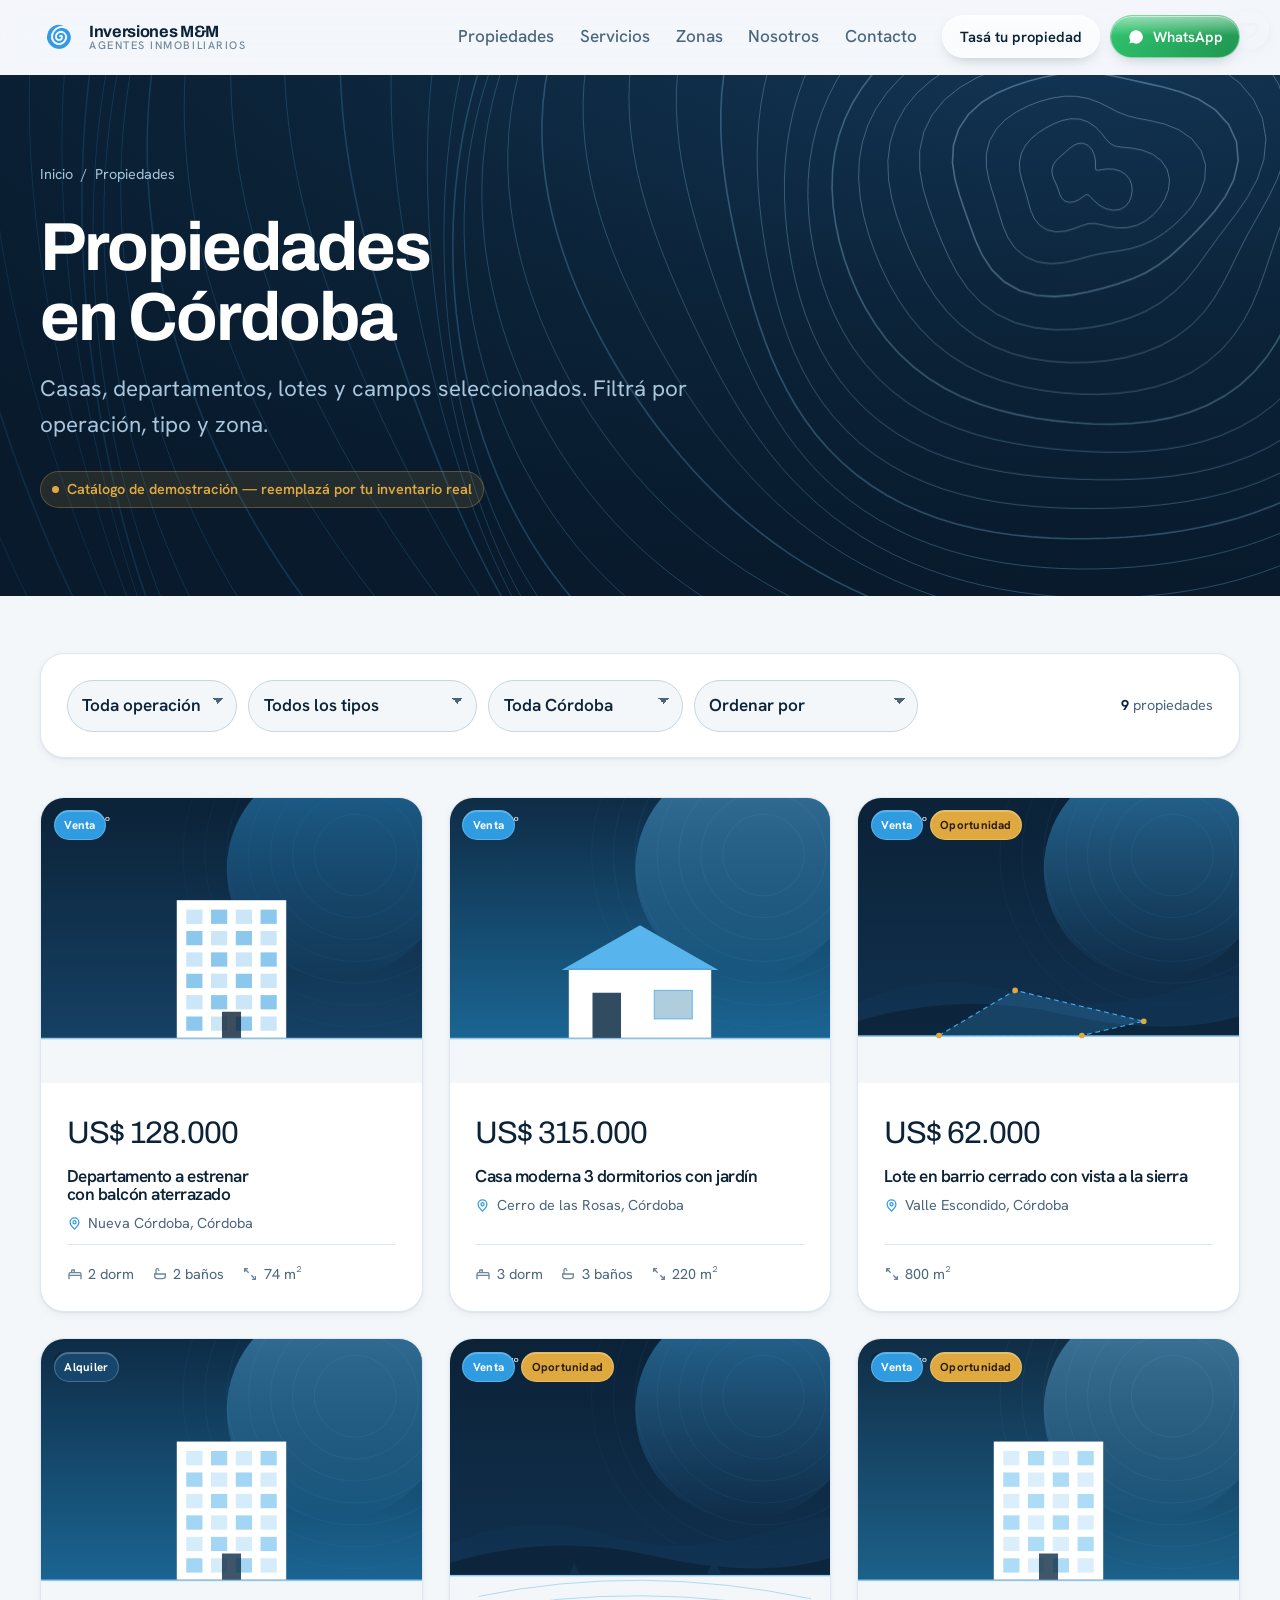
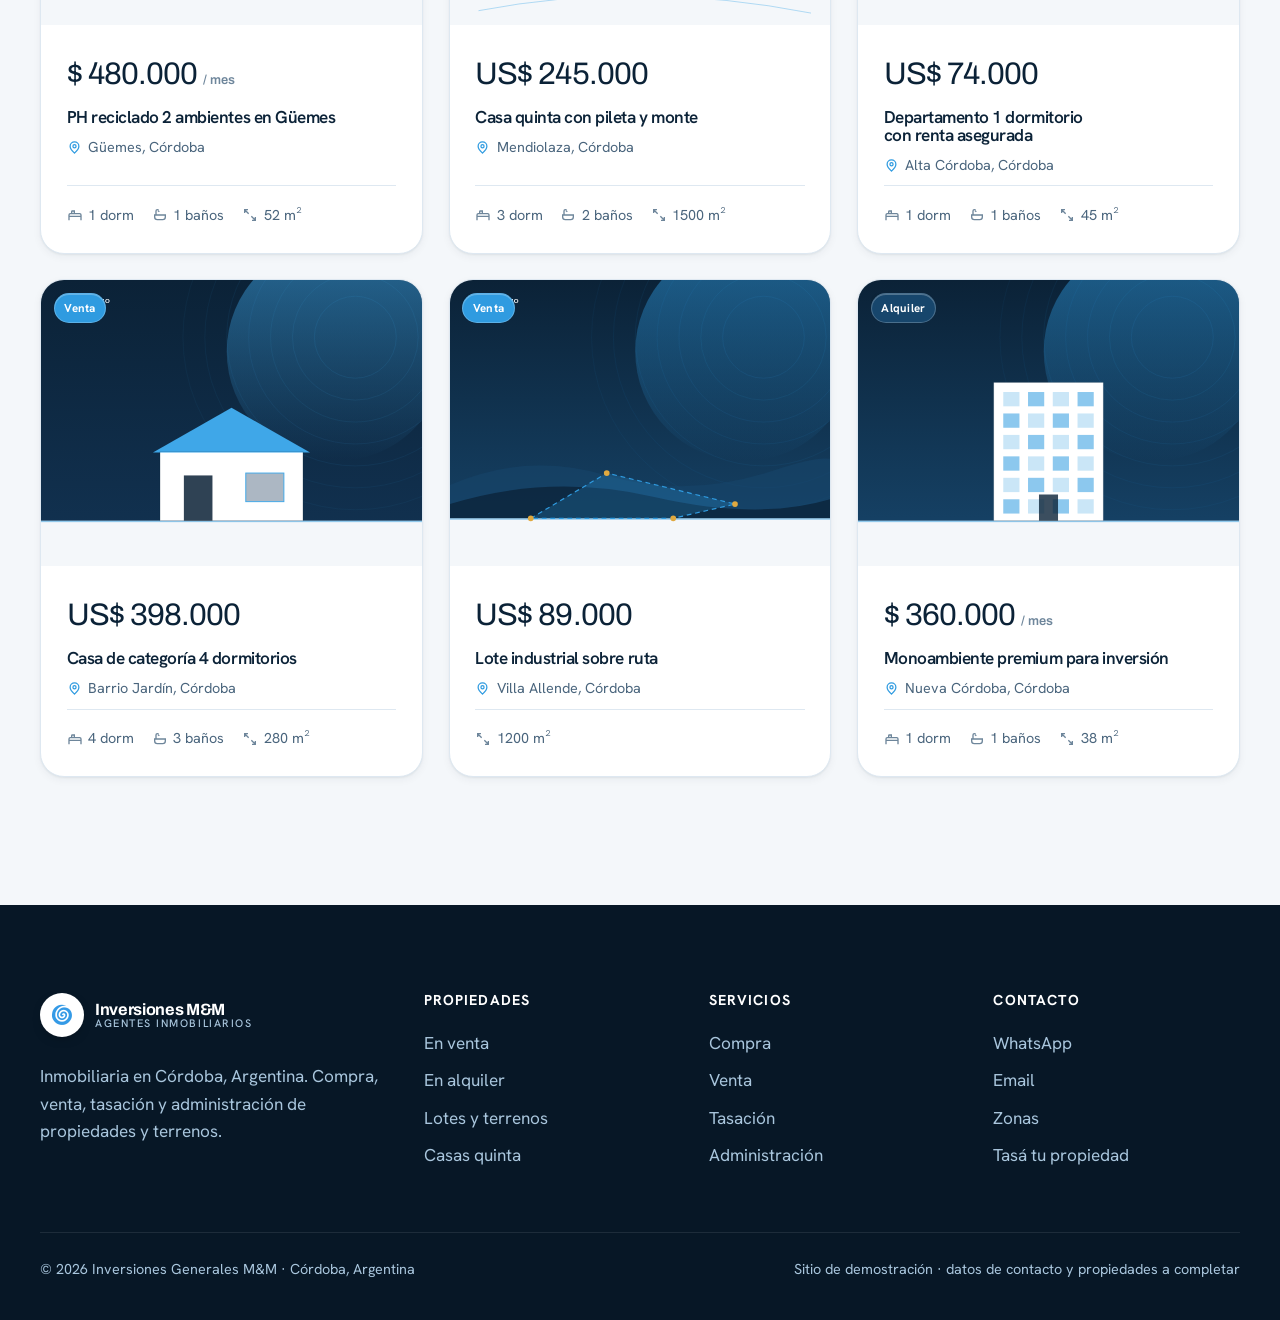
<file: propiedades.html>
<!doctype html>
<html lang="es-AR">
<head>
  <meta charset="utf-8">
  <meta name="viewport" content="width=device-width, initial-scale=1">
  <title>Propiedades · Inversiones Generales M&M</title>
  <meta name="description" content="Catálogo de propiedades y terrenos en Córdoba: casas, departamentos, lotes y campos en venta y alquiler.">
  <link rel="icon" href="assets/img/logo.png" type="image/png">
  <link rel="preconnect" href="https://fonts.googleapis.com">
  <link rel="preconnect" href="https://fonts.gstatic.com" crossorigin>
  <link href="https://fonts.googleapis.com/css2?family=Archivo:wght@500;600;700;800&family=Hanken+Grotesk:wght@400;500;600;700&display=swap" rel="stylesheet">
  <link rel="stylesheet" href="assets/css/styles.css">
</head>
<body>
<header class="site-header">
  <div class="wrap nav">
    <a class="brand" href="index.html" aria-label="Inversiones Generales M&M — inicio">
      <img class="mark" src="assets/img/logo.png" alt="" width="38" height="38">
      <span class="brand-text"><b>Inversiones M&amp;M</b><span>Agentes inmobiliarios</span></span>
    </a>
    <nav class="nav-links" aria-label="Navegación principal">
      <a href="propiedades.html">Propiedades</a>
      <a href="index.html#servicios">Servicios</a>
      <a href="index.html#zonas">Zonas</a>
      <a href="index.html#nosotros">Nosotros</a>
      <a href="index.html#contacto">Contacto</a>
    </nav>
    <div class="nav-cta">
      <a class="btn btn-ghost" href="index.html#contacto">Tasá tu propiedad</a>
      <a class="btn btn-wa" data-wa="Hola M&M, quiero hacer una consulta sobre una propiedad." target="_blank" rel="noopener">
        <svg viewBox="0 0 24 24" width="18" height="18" fill="currentColor" aria-hidden="true"><path d="M12 2a10 10 0 0 0-8.6 15l-1.3 4.7 4.8-1.3A10 10 0 1 0 12 2Z"/></svg>
        WhatsApp
      </a>
    </div>
    <button class="nav-toggle" aria-label="Abrir menú" aria-expanded="false" aria-controls="mobile-menu">
      <svg viewBox="0 0 24 24" width="24" height="24" fill="none" stroke="currentColor" stroke-width="2"><path d="M3 6h18M3 12h18M3 18h18"/></svg>
    </button>
  </div>
  <div class="mobile-menu" id="mobile-menu">
    <a href="propiedades.html">Propiedades</a>
    <a href="index.html#servicios">Servicios</a>
    <a href="index.html#zonas">Zonas</a>
    <a href="index.html#nosotros">Nosotros</a>
    <a href="index.html#contacto">Contacto</a>
    <a class="btn btn-wa" data-wa="Hola M&M, quiero hacer una consulta." target="_blank" rel="noopener">Escribinos por WhatsApp</a>
  </div>
</header>

<main>
  <section class="page-hero">
    <canvas data-contours data-focal-x="0.85" data-focal-y="0.2" data-alpha="0.55" data-gap="32" aria-hidden="true"></canvas>
    <div class="wrap">
      <div class="breadcrumb"><a href="index.html">Inicio</a> <span>/</span> <span>Propiedades</span></div>
      <h1>Propiedades en Córdoba</h1>
      <p>Casas, departamentos, lotes y campos seleccionados. Filtrá por operación, tipo y zona.</p>
      <p style="margin-top:var(--sp-4)"><span class="demo-note">Catálogo de demostración — reemplazá por tu inventario real</span></p>
    </div>
  </section>

  <section class="section" style="padding-top:var(--sp-6)">
    <div class="wrap">
      <div class="filters">
        <select id="f-operacion" aria-label="Operación">
          <option value="">Toda operación</option>
          <option value="venta">Venta</option>
          <option value="alquiler">Alquiler</option>
        </select>
        <select id="f-tipo" aria-label="Tipo de propiedad">
          <option value="">Todos los tipos</option>
          <option value="casa">Casas</option>
          <option value="departamento">Departamentos</option>
          <option value="lote">Lotes</option>
          <option value="campo">Casas quinta / Campos</option>
        </select>
        <select id="f-zona" aria-label="Zona"><option value="">Toda Córdoba</option></select>
        <select id="f-orden" aria-label="Ordenar">
          <option value="">Ordenar por</option>
          <option value="menor">Precio: menor a mayor</option>
          <option value="mayor">Precio: mayor a menor</option>
        </select>
        <span class="count" id="result-count"></span>
      </div>

      <div class="prop-grid" id="catalogo-grid"></div>
      <div class="no-results" id="no-results" hidden>
        <h3>No encontramos propiedades con esos filtros</h3>
        <p style="margin-top:var(--sp-2)">Probá ampliar la búsqueda o <a class="link-arrow" data-wa="Hola M&M, busco una propiedad con estas características..." target="_blank" rel="noopener">escribinos y la buscamos por vos</a>.</p>
      </div>
    </div>
  </section>
</main>

<footer class="site-footer">
  <div class="wrap">
    <div class="footer-top">
      <div class="footer-brand">
        <a class="brand" href="index.html" aria-label="Inversiones Generales M&M">
          <img class="mark" src="assets/img/logo.png" alt="" width="38" height="38">
          <span class="brand-text"><b>Inversiones M&amp;M</b><span>Agentes inmobiliarios</span></span>
        </a>
        <p>Inmobiliaria en Córdoba, Argentina. Compra, venta, tasación y administración de propiedades y terrenos.</p>
      </div>
      <div class="footer-col">
        <h4>Propiedades</h4>
        <a href="propiedades.html?operacion=venta">En venta</a>
        <a href="propiedades.html?operacion=alquiler">En alquiler</a>
        <a href="propiedades.html?tipo=lote">Lotes y terrenos</a>
        <a href="propiedades.html?tipo=campo">Casas quinta</a>
      </div>
      <div class="footer-col">
        <h4>Servicios</h4>
        <a href="index.html#servicios">Compra</a>
        <a href="index.html#servicios">Venta</a>
        <a href="index.html#servicios">Tasación</a>
        <a href="index.html#servicios">Administración</a>
      </div>
      <div class="footer-col">
        <h4>Contacto</h4>
        <a data-wa="Hola M&M, quiero hacer una consulta." target="_blank" rel="noopener">WhatsApp</a>
        <a href="mailto:info@inversionesgeneralesmym.com">Email</a>
        <a href="index.html#zonas">Zonas</a>
        <a href="index.html#contacto">Tasá tu propiedad</a>
      </div>
    </div>
    <div class="footer-bottom">
      <span>© <span data-year>2026</span> Inversiones Generales M&amp;M · Córdoba, Argentina</span>
      <span>Sitio de demostración · datos de contacto y propiedades a completar</span>
    </div>
  </div>
</footer>

<script src="assets/js/data.js"></script>
<script src="assets/js/contours.js"></script>
<script src="assets/js/app.js"></script>
</body>
</html>
</file>
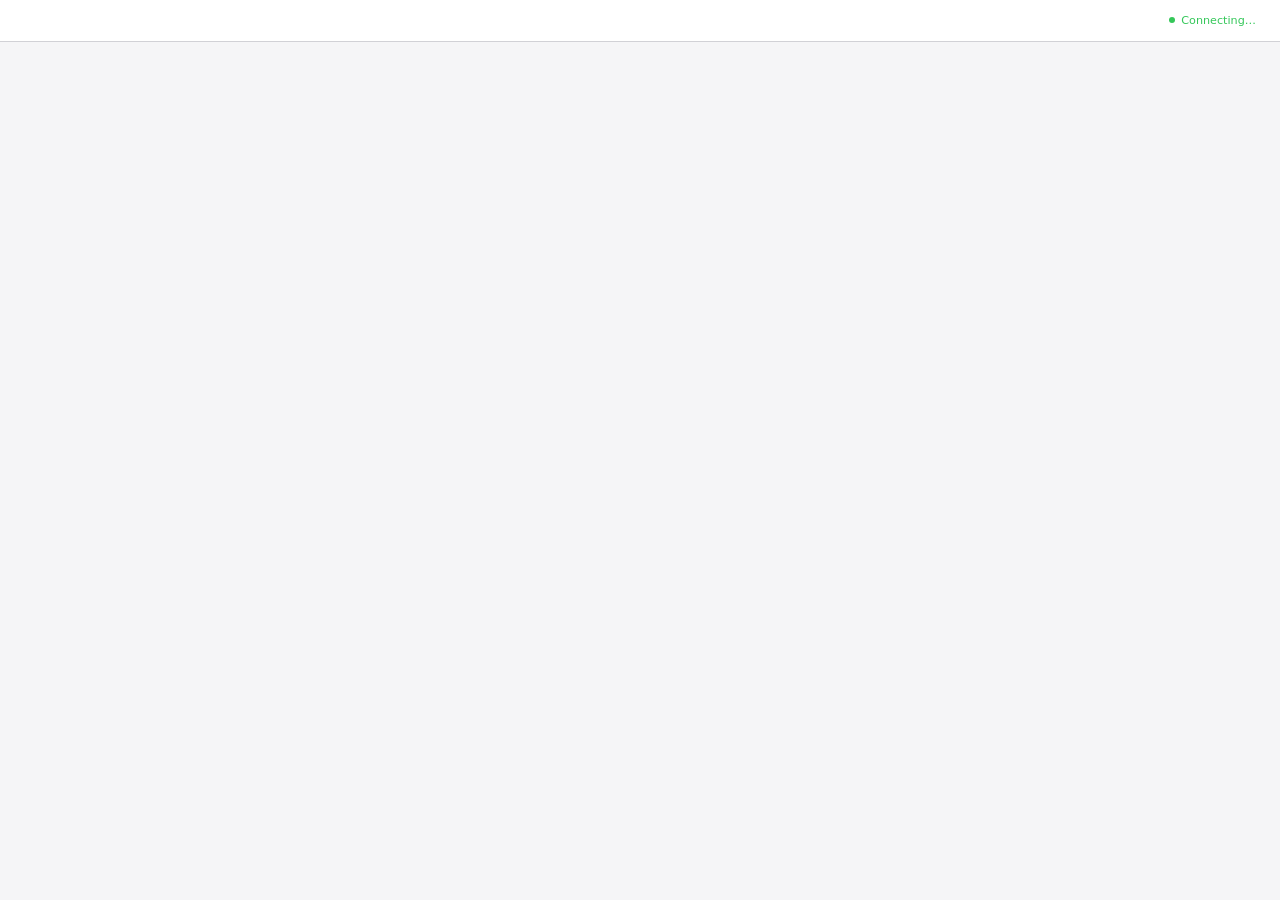
<file: .claude/skills/brainstorming/scripts/frame-template.html>
<!DOCTYPE html>
<html>
<head>
  <meta charset="utf-8">
  <title>Superpowers Brainstorming</title>
  <style>
    /*
     * BRAINSTORM COMPANION FRAME TEMPLATE
     *
     * This template provides a consistent frame with:
     * - OS-aware light/dark theming
     * - Header branding and connection status
     * - Scrollable main content area
     * - CSS helpers for common UI patterns
     *
     * Content is injected via placeholder comment in #frame-content.
     */

    * { box-sizing: border-box; margin: 0; padding: 0; }
    html, body { height: 100%; overflow: hidden; }

    /* ===== THEME VARIABLES ===== */
    :root {
      --bg-primary: #f5f5f7;
      --bg-secondary: #ffffff;
      --bg-tertiary: #e5e5e7;
      --border: #d1d1d6;
      --text-primary: #1d1d1f;
      --text-secondary: #86868b;
      --text-tertiary: #aeaeb2;
      --accent: #0071e3;
      --accent-hover: #0077ed;
      --success: #34c759;
      --warning: #ff9f0a;
      --error: #ff3b30;
      --selected-bg: #e8f4fd;
      --selected-border: #0071e3;
    }

    @media (prefers-color-scheme: dark) {
      :root {
        --bg-primary: #1d1d1f;
        --bg-secondary: #2d2d2f;
        --bg-tertiary: #3d3d3f;
        --border: #424245;
        --text-primary: #f5f5f7;
        --text-secondary: #86868b;
        --text-tertiary: #636366;
        --accent: #0a84ff;
        --accent-hover: #409cff;
        --selected-bg: rgba(10, 132, 255, 0.15);
        --selected-border: #0a84ff;
      }
    }

    body {
      font-family: system-ui, -apple-system, BlinkMacSystemFont, sans-serif;
      background: var(--bg-primary);
      color: var(--text-primary);
      display: flex;
      flex-direction: column;
      line-height: 1.5;
    }

    /* ===== FRAME STRUCTURE ===== */
    .brand { display: flex; align-items: center; min-width: 0; overflow: hidden; color: var(--text-secondary); line-height: 1; }
    .brand a { color: inherit; text-decoration: none; display: flex; align-items: center; gap: 0.5rem; min-width: 0; max-width: 100%; line-height: 1; }
    .brand-copy { display: block; min-width: 0; overflow: hidden; text-overflow: ellipsis; white-space: nowrap; line-height: 1; transform: translateY(-1px); }
    .brand-logo { display: block; height: 1em; width: auto; max-width: 180px; flex-shrink: 0; filter: invert(1); }
    @media (prefers-color-scheme: dark) {
      .brand-logo { filter: none; }
    }
    .status { font-size: 0.7rem; color: var(--status-color, var(--success)); display: flex; align-items: center; gap: 0.4rem; justify-self: end; white-space: nowrap; line-height: 1; }
    .status::before { content: ''; width: 6px; height: 6px; background: var(--status-color, var(--success)); border-radius: 50%; }

    .main { flex: 1; overflow-y: auto; }
    #frame-content { padding: 2rem; min-height: 100%; }

    .header {
      background: var(--bg-secondary);
      border-bottom: 1px solid var(--border);
      padding: 0.5rem 1.5rem;
      flex-shrink: 0;
      display: grid;
      grid-template-columns: minmax(0, 1fr) auto;
      align-items: center;
      gap: 1rem;
      min-height: 42px;
    }
    .header .brand { justify-self: start; width: 100%; font-size: 0.75rem; line-height: 1; }
    .header .status { grid-column: 2; line-height: 1; }
    .header span {
      font-size: 0.75rem;
      color: var(--text-secondary);
    }
    .header .selected-text {
      color: var(--accent);
      font-weight: 500;
    }

    /* ===== TYPOGRAPHY ===== */
    h2 { font-size: 1.5rem; font-weight: 600; margin-bottom: 0.5rem; }
    h3 { font-size: 1.1rem; font-weight: 600; margin-bottom: 0.25rem; }
    .subtitle { color: var(--text-secondary); margin-bottom: 1.5rem; }
    .section { margin-bottom: 2rem; }
    .label { font-size: 0.7rem; color: var(--text-secondary); text-transform: uppercase; letter-spacing: 0.05em; margin-bottom: 0.5rem; }

    /* ===== OPTIONS (for A/B/C choices) ===== */
    .options { display: flex; flex-direction: column; gap: 0.75rem; }
    .option {
      background: var(--bg-secondary);
      border: 2px solid var(--border);
      border-radius: 12px;
      padding: 1rem 1.25rem;
      cursor: pointer;
      transition: all 0.15s ease;
      display: flex;
      align-items: flex-start;
      gap: 1rem;
    }
    .option:hover { border-color: var(--accent); }
    .option.selected { background: var(--selected-bg); border-color: var(--selected-border); }
    .option .letter {
      background: var(--bg-tertiary);
      color: var(--text-secondary);
      width: 1.75rem; height: 1.75rem;
      border-radius: 6px;
      display: flex; align-items: center; justify-content: center;
      font-weight: 600; font-size: 0.85rem; flex-shrink: 0;
    }
    .option.selected .letter { background: var(--accent); color: white; }
    .option .content { flex: 1; }
    .option .content h3 { font-size: 0.95rem; margin-bottom: 0.15rem; }
    .option .content p { color: var(--text-secondary); font-size: 0.85rem; margin: 0; }

    /* ===== CARDS (for showing designs/mockups) ===== */
    .cards { display: grid; grid-template-columns: repeat(auto-fit, minmax(280px, 1fr)); gap: 1rem; }
    .card {
      background: var(--bg-secondary);
      border: 1px solid var(--border);
      border-radius: 12px;
      overflow: hidden;
      cursor: pointer;
      transition: all 0.15s ease;
    }
    .card:hover { border-color: var(--accent); transform: translateY(-2px); box-shadow: 0 4px 12px rgba(0,0,0,0.1); }
    .card.selected { border-color: var(--selected-border); border-width: 2px; }
    .card-image { background: var(--bg-tertiary); aspect-ratio: 16/10; display: flex; align-items: center; justify-content: center; }
    .card-body { padding: 1rem; }
    .card-body h3 { margin-bottom: 0.25rem; }
    .card-body p { color: var(--text-secondary); font-size: 0.85rem; }

    /* ===== MOCKUP CONTAINER ===== */
    .mockup {
      background: var(--bg-secondary);
      border: 1px solid var(--border);
      border-radius: 12px;
      overflow: hidden;
      margin-bottom: 1.5rem;
    }
    .mockup-header {
      background: var(--bg-tertiary);
      padding: 0.5rem 1rem;
      font-size: 0.75rem;
      color: var(--text-secondary);
      border-bottom: 1px solid var(--border);
    }
    .mockup-body { padding: 1.5rem; }

    /* ===== SPLIT VIEW (side-by-side comparison) ===== */
    .split { display: grid; grid-template-columns: 1fr 1fr; gap: 1.5rem; }
    @media (max-width: 700px) { .split { grid-template-columns: 1fr; } }

    /* ===== PROS/CONS ===== */
    .pros-cons { display: grid; grid-template-columns: 1fr 1fr; gap: 1rem; margin: 1rem 0; }
    .pros, .cons { background: var(--bg-secondary); border-radius: 8px; padding: 1rem; }
    .pros h4 { color: var(--success); font-size: 0.85rem; margin-bottom: 0.5rem; }
    .cons h4 { color: var(--error); font-size: 0.85rem; margin-bottom: 0.5rem; }
    .pros ul, .cons ul { margin-left: 1.25rem; font-size: 0.85rem; color: var(--text-secondary); }
    .pros li, .cons li { margin-bottom: 0.25rem; }

    /* ===== PLACEHOLDER (for mockup areas) ===== */
    .placeholder {
      background: var(--bg-tertiary);
      border: 2px dashed var(--border);
      border-radius: 8px;
      padding: 2rem;
      text-align: center;
      color: var(--text-tertiary);
    }

    /* ===== INLINE MOCKUP ELEMENTS ===== */
    .mock-nav { background: var(--accent); color: white; padding: 0.75rem 1rem; display: flex; gap: 1.5rem; font-size: 0.9rem; }
    .mock-sidebar { background: var(--bg-tertiary); padding: 1rem; min-width: 180px; }
    .mock-content { padding: 1.5rem; flex: 1; }
    .mock-button { background: var(--accent); color: white; border: none; padding: 0.5rem 1rem; border-radius: 6px; font-size: 0.85rem; }
    .mock-input { background: var(--bg-primary); border: 1px solid var(--border); border-radius: 6px; padding: 0.5rem; width: 100%; }
  </style>
</head>
<body>
  <div class="header">
    <!-- BRANDING -->
    <div class="status">Connecting…</div>
  </div>

  <div class="main">
    <div id="frame-content">
      <!-- CONTENT -->
    </div>
  </div>

</body>
</html>
</file>
<file: assets/css/styles.css>
/* ============================================================
   Inversiones Generales M&M — "Cauce"
   Sistema visual derivado del espiral de marca: curvas de nivel /
   contornos como tejido conectivo. Azul marino de autoridad +
   celeste de marca (#2F9BE0) como campo protagonista.
   ============================================================ */

/* ---------- Fonts ---------- */
@font-face { font-display: swap; } /* faces loaded via <link>; system fallback below */

/* ---------- Tokens ---------- */
:root {
  /* Brand + palette */
  --celeste: #2F9BE0;
  --celeste-600: #1D82C6;
  --celeste-700: #16699F;
  --celeste-200: #BFE0F6;
  --celeste-100: #E1F1FB;
  --celeste-050: #EFF7FD;

  --navy: #0B2237;
  --navy-800: #123353;
  --navy-700: #17466C;

  --ink: #0C2338;
  --ink-soft: #4A657D;      /* secondary text on light — tinted, ≥4.5:1 on white */
  --ink-faint: #6E869B;     /* tertiary / meta on light — large text only */

  --ground: #F4F7FA;
  --ground-2: #EAF1F7;
  --surface: #FFFFFF;
  --line: #DEE8F1;
  --line-strong: #C6D6E4;

  /* On dark surfaces */
  --on-dark: #F3F8FC;
  --on-dark-soft: #A9C6DD;  /* tinted from celeste, not gray */

  --gold: #E0A93F;          /* single warm accent — used only for "oportunidad" */

  /* Type */
  --font-display: "Archivo", "Segoe UI", system-ui, -apple-system, sans-serif;
  --font-body: "Hanken Grotesk", "Segoe UI", system-ui, -apple-system, sans-serif;

  --step--1: clamp(0.82rem, 0.79rem + 0.14vw, 0.9rem);
  --step-0: clamp(1rem, 0.96rem + 0.2vw, 1.075rem);
  --step-1: clamp(1.2rem, 1.12rem + 0.4vw, 1.4rem);
  --step-2: clamp(1.5rem, 1.35rem + 0.75vw, 1.95rem);
  --step-3: clamp(1.95rem, 1.65rem + 1.5vw, 2.9rem);
  --step-4: clamp(2.6rem, 2.05rem + 2.75vw, 4.4rem);
  --step-5: clamp(3.1rem, 2.2rem + 4.5vw, 5.6rem);

  /* Space */
  --sp-1: 0.4rem;
  --sp-2: 0.75rem;
  --sp-3: 1.1rem;
  --sp-4: 1.6rem;
  --sp-5: 2.4rem;
  --sp-6: 3.6rem;
  --sp-7: 5.5rem;
  --sp-8: 8rem;

  --r-sm: 9px;
  --r: 15px;
  --r-lg: 24px;
  --r-xl: 34px;
  --r-pill: 999px;

  --shadow-sm: 0 1px 2px rgba(11,34,55,.06), 0 3px 8px rgba(11,34,55,.05);
  --shadow-md: 0 12px 34px -14px rgba(11,34,55,.26), 0 4px 12px -8px rgba(11,34,55,.14);
  --shadow-lg: 0 34px 70px -28px rgba(11,34,55,.40), 0 10px 24px -16px rgba(11,34,55,.20);
  --shadow-cel: 0 20px 44px -20px rgba(29,130,198,.55);

  --wrap: 1200px;
  --wrap-narrow: 900px;
  --ease: cubic-bezier(.22, 1, .36, 1);
}

/* ---------- Reset / base ---------- */
*, *::before, *::after { box-sizing: border-box; }
html { -webkit-text-size-adjust: 100%; scroll-behavior: smooth; }
@media (prefers-reduced-motion: reduce) { html { scroll-behavior: auto; } }
body {
  margin: 0;
  font-family: var(--font-body);
  font-size: var(--step-0);
  line-height: 1.6;
  color: var(--ink);
  background: var(--ground);
  -webkit-font-smoothing: antialiased;
  text-rendering: optimizeLegibility;
}
img, svg, video { display: block; max-width: 100%; }
a { color: inherit; text-decoration: none; }
button { font: inherit; cursor: pointer; }
::selection { background: var(--celeste); color: #fff; }

h1, h2, h3, h4 {
  font-family: var(--font-display);
  font-weight: 700;
  line-height: 1.04;
  letter-spacing: -0.028em;
  margin: 0;
  color: var(--ink);
  text-wrap: balance;
}
p { margin: 0; }

.wrap { width: min(100% - 2.4rem, var(--wrap)); margin-inline: auto; }
.wrap-narrow { width: min(100% - 2.4rem, var(--wrap-narrow)); margin-inline: auto; }

/* ---------- Utility: section kicker (a system, used deliberately) ---------- */
.eyebrow {
  display: inline-flex; align-items: center; gap: .55rem;
  font-family: var(--font-body);
  font-size: var(--step--1);
  font-weight: 600;
  letter-spacing: .01em;
  color: var(--celeste-700);
  margin: 0 0 var(--sp-2);
}
.eyebrow::before {
  content: ""; width: 26px; height: 2px; border-radius: 2px;
  background: linear-gradient(90deg, var(--celeste), transparent);
}
.on-dark .eyebrow { color: var(--celeste-200); }
.on-dark .eyebrow::before { background: linear-gradient(90deg, var(--celeste-200), transparent); }

.lede { color: var(--ink-soft); font-size: var(--step-1); line-height: 1.5; max-width: 60ch; }
.section { padding-block: var(--sp-8); }
.section-head { max-width: 62ch; margin-bottom: var(--sp-6); }
.section-head h2 { font-size: var(--step-3); }
.section-head p { margin-top: var(--sp-3); color: var(--ink-soft); font-size: var(--step-1); }

/* ---------- Buttons ---------- */
.btn {
  --bg: var(--celeste);
  display: inline-flex; align-items: center; justify-content: center; gap: .55rem;
  padding: .82rem 1.35rem;
  border-radius: var(--r-pill);
  font-family: var(--font-body); font-weight: 600; font-size: var(--step-0);
  border: 1px solid transparent;
  background: var(--bg); color: #fff;
  box-shadow: var(--shadow-cel);
  transition: transform .35s var(--ease), box-shadow .35s var(--ease), background .25s;
  will-change: transform;
}
.btn:hover { transform: translateY(-2px); background: var(--celeste-600); box-shadow: 0 26px 52px -20px rgba(29,130,198,.7); }
.btn:active { transform: translateY(0); }
.btn:focus-visible { outline: 3px solid var(--celeste-200); outline-offset: 2px; }
.btn-ghost { background: transparent; color: var(--ink); border-color: var(--line-strong); box-shadow: none; }
.btn-ghost:hover { background: var(--surface); border-color: var(--celeste); color: var(--celeste-700); box-shadow: var(--shadow-sm); }
.on-dark .btn-ghost { color: var(--on-dark); border-color: rgba(191,224,246,.35); }
.on-dark .btn-ghost:hover { background: rgba(255,255,255,.06); border-color: var(--celeste-200); color: #fff; }
.btn-wa { --bg: #1FA855; box-shadow: 0 20px 44px -20px rgba(31,168,85,.55); }
.btn-wa:hover { background: #17924a; box-shadow: 0 26px 52px -20px rgba(31,168,85,.7); }
.btn-lg { padding: 1rem 1.7rem; font-size: var(--step-1); }

.link-arrow { display: inline-flex; align-items: center; gap: .4rem; font-weight: 600; color: var(--celeste-700); }
.link-arrow svg { transition: transform .3s var(--ease); }
.link-arrow:hover svg { transform: translateX(4px); }

/* ---------- Header ---------- */
.site-header {
  position: sticky; top: 0; z-index: 60;
  background: color-mix(in srgb, var(--ground) 78%, transparent);
  backdrop-filter: saturate(1.4) blur(14px);
  -webkit-backdrop-filter: saturate(1.4) blur(14px);
  border-bottom: 1px solid transparent;
  transition: border-color .3s, background .3s;
}
.site-header.scrolled { border-bottom-color: var(--line); background: color-mix(in srgb, var(--ground) 90%, transparent); }
.nav {
  display: flex; align-items: center; gap: var(--sp-4);
  height: 74px;
}
.brand { display: inline-flex; align-items: center; gap: .7rem; font-family: var(--font-display); font-weight: 700; letter-spacing: -.02em; color: var(--ink); }
.brand .mark { width: 38px; height: 38px; color: var(--celeste); flex: none; object-fit: contain; }
/* logo real (PNG con fondo transparente): sobre el pie oscuro va en chip blanco */
.site-footer .brand .mark { width: 44px; height: 44px; background: #fff; border-radius: 50%; padding: 6px; box-shadow: 0 4px 12px -6px rgba(0,0,0,.5); }
.brand .brand-text { display: flex; flex-direction: column; line-height: 1.05; }
.brand .brand-text b { font-size: 1.02rem; }
.brand .brand-text span { font-family: var(--font-body); font-weight: 500; font-size: .68rem; letter-spacing: .14em; text-transform: uppercase; color: var(--ink-faint); }
.nav-links { display: flex; gap: var(--sp-4); margin-left: auto; }
.nav-links a { font-weight: 500; color: var(--ink-soft); position: relative; padding: .3rem 0; transition: color .2s; }
.nav-links a::after { content:""; position:absolute; left:0; right:100%; bottom:-2px; height:2px; background: var(--celeste); border-radius:2px; transition: right .3s var(--ease); }
.nav-links a:hover { color: var(--ink); }
.nav-links a:hover::after { right: 0; }
.nav-cta { display: flex; align-items: center; gap: .6rem; }
/* CTAs del header un poco más compactos (incl. WhatsApp) */
.nav-cta .btn { padding: .56rem 1.05rem; font-size: .92rem; box-shadow: inset 0 1px 0 rgba(255,255,255,.5), 0 6px 16px -8px rgba(11,34,55,.35); }
.nav-cta .btn svg { width: 16px; height: 16px; }
.nav-toggle { display: none; } /* sin menú desplegable */
.mobile-menu { display: none; } /* sin menú desplegable */

/* mobile: opciones siempre visibles, sin menú hamburguesa */
@media (max-width: 900px) {
  .nav { flex-wrap: wrap; height: auto; padding-block: .55rem; row-gap: .45rem; column-gap: var(--sp-3); }
  .nav-links { order: 3; width: 100%; margin-left: 0; gap: .2rem .9rem; flex-wrap: wrap; justify-content: flex-start; }
  .nav-links a { padding: .2rem 0; font-size: .95rem; }
  .nav-cta { margin-left: auto; }
  .nav-cta .btn-ghost { display: none; } /* en mobile queda solo WhatsApp */
}
@media (max-width: 460px) {
  .brand .brand-text span { display: none; } /* apretar en pantallas muy chicas */
  .nav-cta .btn { padding: .5rem .9rem; font-size: .88rem; }
}

/* ---------- Hero ---------- */
.hero {
  position: relative; overflow: hidden;
  background: radial-gradient(120% 120% at 80% -10%, #14395B 0%, var(--navy) 55%, #081a2c 100%);
  color: var(--on-dark);
  isolation: isolate;
}
.hero canvas.contours { position: absolute; inset: 0; width: 100%; height: 100%; z-index: -1; opacity: .9; }
.hero::after { /* vignette to protect text contrast */
  content:""; position:absolute; inset:0; z-index:-1;
  background: linear-gradient(100deg, rgba(6,20,34,.86) 0%, rgba(6,20,34,.5) 42%, rgba(6,20,34,.05) 78%);
}
.hero-inner { padding-block: clamp(3.5rem, 8vh, 7rem) clamp(4rem, 9vh, 8rem); display: grid; gap: var(--sp-5); }
.hero h1 { color: #fff; font-size: var(--step-5); font-weight: 800; letter-spacing: -.035em; max-width: 15ch; }
.hero h1 em { font-style: normal; color: var(--celeste); }
.hero .lede { color: var(--on-dark-soft); font-size: var(--step-1); max-width: 52ch; }
.hero-badges { display: flex; flex-wrap: wrap; gap: .6rem 1.4rem; align-items: center; color: var(--on-dark-soft); font-size: var(--step--1); }
.hero-badges b { color: #fff; font-weight: 600; }
.hero-badge { display: inline-flex; align-items: center; gap: .5rem; }
.hero-badge svg { color: var(--celeste); width: 18px; height: 18px; }

/* Search panel — the primary action */
.search {
  background: rgba(255,255,255,.96);
  border-radius: var(--r-lg);
  padding: .7rem;
  box-shadow: var(--shadow-lg);
  display: grid;
  grid-template-columns: repeat(3, 1fr) auto;
  gap: .4rem;
  max-width: 860px;
}
.search .field { position: relative; display: flex; flex-direction: column; padding: .55rem .9rem; border-radius: var(--r); transition: background .2s; }
.search .field + .field { border-left: 1px solid var(--line); }
.search .field:focus-within { background: var(--celeste-050); }
.search label { font-size: .68rem; font-weight: 700; letter-spacing: .08em; text-transform: uppercase; color: var(--ink-faint); margin-bottom: .15rem; }
.search select, .search input {
  border: none; background: transparent; font: inherit; font-weight: 600; color: var(--ink);
  padding: 0; width: 100%; appearance: none; outline: none;
}
.search .field.select::after { content:""; position:absolute; right: .9rem; bottom: 1.05rem; width:11px; height:7px; background: var(--ink-soft); clip-path: polygon(0 0, 100% 0, 50% 100%); pointer-events:none; }
.search .btn { border-radius: var(--r); align-self: stretch; padding-inline: 1.5rem; }
@media (max-width: 720px) {
  .search { grid-template-columns: 1fr 1fr; }
  .search .field + .field { border-left: none; }
  .search .field:nth-child(odd) { border-right: 1px solid var(--line); }
  .search .btn { grid-column: 1 / -1; }
}

/* ---------- Demo ribbon ---------- */
.demo-note {
  display: inline-flex; align-items: center; gap: .5rem;
  font-size: var(--step--1); font-weight: 600; color: var(--gold);
  background: rgba(224,169,63,.12); border: 1px solid rgba(224,169,63,.3);
  padding: .35rem .7rem; border-radius: var(--r-pill);
}
.demo-note::before { content:""; width:7px; height:7px; border-radius:50%; background: var(--gold); }

/* ---------- Stats strip ---------- */
.stats {
  display: grid; grid-template-columns: repeat(4, 1fr); gap: var(--sp-4);
  padding: var(--sp-5) var(--sp-5);
  background: var(--surface); border: 1px solid var(--line); border-radius: var(--r-lg);
  box-shadow: var(--shadow-sm);
  margin-top: calc(var(--sp-6) * -1); position: relative; z-index: 2;
}
.stats .stat b { display:block; font-family: var(--font-display); font-size: var(--step-3); color: var(--navy); letter-spacing: -.03em; }
.stats .stat span { color: var(--ink-soft); font-size: var(--step--1); }
@media (max-width: 720px){ .stats { grid-template-columns: repeat(2,1fr); } }

/* ---------- Property cards ---------- */
.prop-grid { display: grid; grid-template-columns: repeat(3, 1fr); gap: var(--sp-4); }
@media (max-width: 980px){ .prop-grid { grid-template-columns: repeat(2,1fr); } }
@media (max-width: 620px){ .prop-grid { grid-template-columns: 1fr; } }

.card {
  background: var(--surface); border: 1px solid var(--line); border-radius: var(--r-lg);
  overflow: hidden; box-shadow: var(--shadow-sm);
  transition: transform .4s var(--ease), box-shadow .4s var(--ease), border-color .3s;
  display: flex; flex-direction: column;
}
.card:hover { transform: translateY(-6px); box-shadow: var(--shadow-md); border-color: var(--celeste-200); }
.card-media { position: relative; aspect-ratio: 4 / 3; overflow: hidden; background: var(--ground-2); }
.card-media img { width: 100%; height: 100%; object-fit: cover; transition: transform .8s var(--ease); }
.card:hover .card-media img { transform: scale(1.06); }
.card-tags { position: absolute; top: .8rem; left: .8rem; display: flex; gap: .4rem; }
.tag { font-size: .72rem; font-weight: 700; letter-spacing: .02em; padding: .3rem .6rem; border-radius: var(--r-pill); background: rgba(11,34,55,.72); color: #fff; backdrop-filter: blur(4px); }
.tag.venta { background: var(--celeste); }
.tag.alquiler { background: var(--navy-700); }
.tag.oportunidad { background: var(--gold); color: #2a1e05; }
.card-fav { position:absolute; top:.7rem; right:.7rem; width:38px; height:38px; border-radius:50%; background: rgba(255,255,255,.9); display:grid; place-items:center; border:none; color: var(--ink-soft); box-shadow: var(--shadow-sm); transition: color .2s, transform .3s var(--ease); }
.card-fav:hover { color: var(--celeste); transform: scale(1.1); }
.card-body { padding: var(--sp-4); display: flex; flex-direction: column; gap: .55rem; flex: 1; }
.card-price { font-family: var(--font-display); font-size: var(--step-2); color: var(--navy); letter-spacing: -.03em; }
.card-price small { font-size: .8rem; font-weight: 600; color: var(--ink-faint); letter-spacing: 0; }
.card-title { font-family: var(--font-body); font-weight: 600; font-size: var(--step-0); color: var(--ink); }
.card-loc { display:flex; align-items:center; gap:.4rem; color: var(--ink-soft); font-size: var(--step--1); }
.card-loc svg { width:15px;height:15px;color:var(--celeste);flex:none; }
.card-specs { margin-top: auto; padding-top: var(--sp-3); border-top: 1px solid var(--line); display:flex; gap: var(--sp-3); color: var(--ink-soft); font-size: var(--step--1); }
.card-specs span { display:inline-flex; align-items:center; gap:.35rem; }
.card-specs svg { width:16px; height:16px; color: var(--ink-faint); }

/* ---------- Servicios (contoured list, not icon-cards) ---------- */
.servicios { background: var(--surface); border-top: 1px solid var(--line); border-bottom: 1px solid var(--line); }
.serv-list { display: grid; gap: 0; }
.serv-row {
  display: grid; grid-template-columns: auto 1fr auto; gap: var(--sp-4); align-items: center;
  padding: var(--sp-5) var(--sp-2); border-top: 1px solid var(--line);
  transition: background .3s var(--ease);
}
.serv-row:hover { background: var(--celeste-050); }
.serv-num { font-family: var(--font-display); font-size: var(--step-2); color: var(--celeste); font-weight: 700; width: 3ch; transition: transform .3s var(--ease); }
.serv-row:hover .serv-num { transform: translateX(8px); }
.serv-main h3 { font-size: var(--step-2); }
.serv-main p { color: var(--ink-soft); margin-top: .35rem; max-width: 62ch; }
.serv-row .link-arrow { white-space: nowrap; }
@media (max-width: 700px){ .serv-row { grid-template-columns: auto 1fr; } .serv-row .link-arrow { grid-column: 2; } }

/* ---------- Zonas ---------- */
.zonas-grid { display: grid; grid-template-columns: 1.1fr 1fr; gap: var(--sp-5); align-items: stretch; }
.zonas-map {
  position: relative; border-radius: var(--r-xl); overflow: hidden; min-height: 420px;
  background: radial-gradient(120% 120% at 70% 10%, #14395B, var(--navy)); color: var(--on-dark);
  box-shadow: var(--shadow-lg);
}
.zonas-map canvas { position:absolute; inset:0; width:100%; height:100%; opacity:.85; }
.zonas-map .zonas-cap { position: absolute; left: var(--sp-5); bottom: var(--sp-5); right: var(--sp-5); }
.zonas-map .zonas-cap h3 { color:#fff; font-size: var(--step-2); }
.zonas-map .zonas-cap p { color: var(--on-dark-soft); margin-top:.4rem; }
.zona-chips { display: grid; grid-template-columns: 1fr 1fr; gap: .8rem; align-content: start; }
.zona-chip {
  display:flex; flex-direction:column; gap:.15rem; padding: var(--sp-4); border-radius: var(--r);
  background: var(--surface); border: 1px solid var(--line); transition: transform .3s var(--ease), border-color .3s, box-shadow .3s;
}
.zona-chip:hover { transform: translateY(-3px); border-color: var(--celeste-200); box-shadow: var(--shadow-sm); }
.zona-chip b { font-family: var(--font-display); font-size: var(--step-1); color: var(--ink); }
.zona-chip span { color: var(--ink-soft); font-size: var(--step--1); }
@media (max-width: 860px){ .zonas-grid { grid-template-columns: 1fr; } }

/* ---------- Proceso ---------- */
.proceso { background: var(--navy); color: var(--on-dark); position: relative; overflow:hidden; }
.proceso canvas { position:absolute; inset:0; width:100%; height:100%; opacity:.5; z-index:0; }
.proceso .wrap { position: relative; z-index: 1; }
.proceso h2 { color:#fff; }
.proceso .section-head p { color: var(--on-dark-soft); }
.pasos { display: grid; grid-template-columns: repeat(4,1fr); gap: var(--sp-4); }
.paso { padding-top: var(--sp-4); border-top: 2px solid rgba(191,224,246,.25); position: relative; }
.paso::before { content:""; position:absolute; top:-2px; left:0; width:40%; height:2px; background: var(--celeste); }
.paso .n { font-family: var(--font-display); color: var(--celeste-200); font-weight:700; font-size: var(--step--1); letter-spacing:.1em; }
.paso h3 { color:#fff; font-size: var(--step-1); margin-top:.5rem; }
.paso p { color: var(--on-dark-soft); margin-top:.5rem; font-size: var(--step-0); }
@media (max-width: 820px){ .pasos { grid-template-columns: 1fr 1fr; gap: var(--sp-5);} }
@media (max-width: 480px){ .pasos { grid-template-columns: 1fr; } }

/* ---------- Confianza / valores ---------- */
.valores { display:grid; grid-template-columns: 1fr 1fr; gap: var(--sp-6); align-items:center; }
.valores-list { display:grid; gap: var(--sp-4); }
.valor { display:grid; grid-template-columns: auto 1fr; gap: var(--sp-3); }
.valor .ic { width:52px; height:52px; border-radius: 15px; display:grid; place-items:center; background: var(--celeste-050); color: var(--celeste-700); border:1px solid var(--celeste-100); flex:none; }
.valor h3 { font-size: var(--step-1); }
.valor p { color: var(--ink-soft); margin-top:.3rem; }
.valores-figure { position: relative; border-radius: var(--r-xl); overflow:hidden; aspect-ratio: 4/5; box-shadow: var(--shadow-lg); background: var(--ground-2); }
.valores-figure img { width:100%; height:100%; object-fit:cover; }
.valores-figure .fig-badge { position:absolute; left: var(--sp-4); bottom: var(--sp-4); background: rgba(255,255,255,.95); border-radius: var(--r); padding: var(--sp-3) var(--sp-4); box-shadow: var(--shadow-md); max-width: 78%; }
.valores-figure .fig-badge b { font-family:var(--font-display); color: var(--navy); display:block; }
.valores-figure .fig-badge span { color: var(--ink-soft); font-size: var(--step--1); }
@media (max-width: 860px){ .valores { grid-template-columns: 1fr; } .valores-figure{ aspect-ratio: 16/11; order:-1;} }

/* ---------- Contacto / CTA ---------- */
.contacto { position: relative; overflow: hidden; background: radial-gradient(120% 140% at 10% 0%, #14395B, var(--navy) 60%, #081a2c); color: var(--on-dark); }
.contacto canvas { position:absolute; inset:0; width:100%; height:100%; opacity:.55; }
.contacto .wrap { position: relative; z-index:1; }
.contacto-grid { display:grid; grid-template-columns: 1fr 1fr; gap: var(--sp-6); align-items: start; }
.contacto h2 { color:#fff; font-size: var(--step-3); }
.contacto .lede { color: var(--on-dark-soft); margin-top: var(--sp-3); }
.contact-methods { margin-top: var(--sp-5); display:grid; gap: var(--sp-3); }
.cmethod { display:flex; align-items:center; gap: var(--sp-3); padding: var(--sp-3) var(--sp-4); border-radius: var(--r); background: rgba(255,255,255,.05); border:1px solid rgba(191,224,246,.16); transition: background .25s, border-color .25s; }
.cmethod:hover { background: rgba(255,255,255,.09); border-color: rgba(191,224,246,.4); }
.cmethod .ic { width:44px;height:44px;border-radius:12px;display:grid;place-items:center;background: rgba(47,155,224,.2); color: var(--celeste-200); flex:none; }
.cmethod b { color:#fff; display:block; font-weight:600; }
.cmethod span { color: var(--on-dark-soft); font-size: var(--step--1); }
.form-card { background: var(--surface); border-radius: var(--r-lg); padding: var(--sp-5); box-shadow: var(--shadow-lg); color: var(--ink); }
.form-card h3 { font-size: var(--step-1); }
.form-row { display:grid; gap: var(--sp-3); margin-top: var(--sp-4); }
.form-2 { grid-template-columns: 1fr 1fr; }
.field-l { display:flex; flex-direction:column; gap:.35rem; }
.field-l label { font-size: var(--step--1); font-weight:600; color: var(--ink-soft); }
.field-l input, .field-l select, .field-l textarea {
  font: inherit; padding: .8rem .95rem; border-radius: var(--r); border:1px solid var(--line-strong); background: var(--ground);
  color: var(--ink); transition: border-color .2s, box-shadow .2s, background .2s;
}
.field-l input:focus, .field-l select:focus, .field-l textarea:focus { outline:none; border-color: var(--celeste); background:#fff; box-shadow: 0 0 0 4px var(--celeste-050); }
.field-l textarea { resize: vertical; min-height: 96px; }
.form-card .btn { width:100%; margin-top: var(--sp-4); }
.form-fine { color: var(--ink-faint); font-size: var(--step--1); margin-top: var(--sp-3); text-align:center; }
@media (max-width: 860px){ .contacto-grid { grid-template-columns: 1fr; } }
@media (max-width: 520px){ .form-2 { grid-template-columns: 1fr; } }

/* ---------- Footer ---------- */
.site-footer { background: #071726; color: var(--on-dark-soft); padding-block: var(--sp-7) var(--sp-5); }
.footer-top { display:grid; grid-template-columns: 1.4fr 1fr 1fr 1fr; gap: var(--sp-5); }
.footer-brand .brand { color: #fff; }
.footer-brand .brand .brand-text span { color: var(--on-dark-soft); }
.footer-brand p { margin-top: var(--sp-3); max-width: 34ch; color: var(--on-dark-soft); }
.footer-social { display:flex; gap:.6rem; margin-top: var(--sp-4); }
.footer-social a { width:40px;height:40px;border-radius:11px;display:grid;place-items:center;background: rgba(255,255,255,.06); color:#fff; transition: background .25s, transform .3s var(--ease); }
.footer-social a:hover { background: var(--celeste); transform: translateY(-3px); }
.footer-col h4 { color:#fff; font-family: var(--font-body); font-size: var(--step--1); letter-spacing:.08em; text-transform:uppercase; margin-bottom: var(--sp-3); }
.footer-col a { display:block; padding:.3rem 0; color: var(--on-dark-soft); transition: color .2s; }
.footer-col a:hover { color:#fff; }
.footer-bottom { margin-top: var(--sp-6); padding-top: var(--sp-4); border-top:1px solid rgba(255,255,255,.09); display:flex; flex-wrap:wrap; gap: var(--sp-2) var(--sp-4); justify-content: space-between; font-size: var(--step--1); }
@media (max-width: 820px){ .footer-top { grid-template-columns: 1fr 1fr; } }
@media (max-width: 480px){ .footer-top { grid-template-columns: 1fr; } }

/* ---------- Reveal on scroll ---------- */
.reveal { opacity: 0; transform: translateY(22px); transition: opacity .7s var(--ease), transform .7s var(--ease); }
.reveal.in { opacity: 1; transform: none; }
@media (prefers-reduced-motion: reduce) { .reveal { opacity:1; transform:none; transition:none; } .card:hover, .btn:hover { transform:none; } }

/* ---------- Page hero (interior pages) ---------- */
.page-hero { background: radial-gradient(120% 120% at 85% -20%, #14395B, var(--navy) 60%, #081a2c); color: var(--on-dark); position: relative; overflow:hidden; }
.page-hero canvas { position:absolute; inset:0; width:100%; height:100%; opacity:.7; z-index:0; }
.page-hero .wrap { position: relative; z-index:1; padding-block: var(--sp-7); }
.page-hero h1 { color:#fff; font-size: var(--step-4); max-width: 18ch; }
.page-hero p { color: var(--on-dark-soft); margin-top: var(--sp-3); font-size: var(--step-1); max-width: 56ch; }
#d-loc { color: var(--on-dark-soft); font-size: var(--step-1); }
#d-loc svg { width: 20px; height: 20px; color: var(--celeste-200); flex: none; }
.breadcrumb { display:flex; gap:.5rem; align-items:center; color: var(--on-dark-soft); font-size: var(--step--1); margin-bottom: var(--sp-4); }
.breadcrumb a:hover { color:#fff; }

/* ---------- Filters (catalog) ---------- */
.filters { display:flex; flex-wrap:wrap; gap:.7rem; align-items:center; padding: var(--sp-4); background: var(--surface); border:1px solid var(--line); border-radius: var(--r-lg); box-shadow: var(--shadow-sm); margin-bottom: var(--sp-5); }
.filters select { font:inherit; font-weight:600; padding:.7rem 2.2rem .7rem .9rem; border-radius: var(--r-pill); border:1px solid var(--line-strong); background: var(--ground); color: var(--ink);
  appearance:none; background-image: linear-gradient(45deg, transparent 50%, var(--ink-soft) 50%), linear-gradient(135deg, var(--ink-soft) 50%, transparent 50%);
  background-position: calc(100% - 1.1rem) 1.1rem, calc(100% - .8rem) 1.1rem; background-size: 6px 6px, 6px 6px; background-repeat: no-repeat; }
.filters .count { margin-left:auto; color: var(--ink-soft); font-size: var(--step--1); }
.filters .count b { color: var(--ink); }
@media (max-width:620px){ .filters .count { width:100%; margin-left:0; } }

.no-results { text-align:center; padding: var(--sp-7); color: var(--ink-soft); }

/* ---------- Property detail ---------- */
.detail-gallery { display:grid; grid-template-columns: 2fr 1fr; gap: .7rem; border-radius: var(--r-xl); overflow:hidden; }
.detail-gallery img { width:100%; height:100%; object-fit:cover; }
.detail-gallery .g-main { aspect-ratio: 3/2; }
.detail-gallery .g-side { display:grid; grid-template-rows: 1fr 1fr; gap:.7rem; }
.detail-gallery .g-side img { aspect-ratio: 3/2; }
@media (max-width: 760px){ .detail-gallery { grid-template-columns: 1fr; } .detail-gallery .g-side { grid-template-columns:1fr 1fr; grid-template-rows:none; } }
.detail-grid { display:grid; grid-template-columns: 1.6fr 1fr; gap: var(--sp-6); margin-top: var(--sp-6); align-items:start; }
@media (max-width: 900px){ .detail-grid { grid-template-columns:1fr; } }
.detail-facts { display:grid; grid-template-columns: repeat(4,1fr); gap: var(--sp-3); margin: var(--sp-5) 0; }
.detail-facts .f { padding: var(--sp-3); border:1px solid var(--line); border-radius: var(--r); text-align:center; background: var(--surface); }
.detail-facts .f b { display:block; font-family:var(--font-display); font-size: var(--step-1); color: var(--navy); }
.detail-facts .f span { color: var(--ink-soft); font-size: var(--step--1); }
@media (max-width:520px){ .detail-facts { grid-template-columns:1fr 1fr; } }
.detail-aside { position: sticky; top: 92px; background: var(--surface); border:1px solid var(--line); border-radius: var(--r-lg); padding: var(--sp-5); box-shadow: var(--shadow-md); }
.detail-aside .price { font-family:var(--font-display); font-size: var(--step-3); color: var(--navy); }
.amenities { display:grid; grid-template-columns:1fr 1fr; gap:.6rem; margin-top: var(--sp-4); }
.amenities li { list-style:none; display:flex; gap:.5rem; align-items:center; color: var(--ink-soft); font-size: var(--step-0); }
.amenities svg { color: var(--celeste); width:18px;height:18px; flex:none; }

/* ============================================================
   Liquid Glass — tratamiento traslúcido tipo Apple
   (brief del usuario: prima sobre la regla anti-glass del craft-floor)
   ============================================================ */

/* --- Botones: vidrio líquido con brillo especular y destello al hover --- */
.btn {
  position: relative; overflow: hidden; isolation: isolate;
  border: 1px solid rgba(255,255,255,.42);
  background: linear-gradient(135deg, rgba(70,175,235,.96), rgba(29,130,198,.96));
  -webkit-backdrop-filter: blur(8px) saturate(1.6);
  backdrop-filter: blur(8px) saturate(1.6);
  box-shadow: inset 0 1px 0 rgba(255,255,255,.65), inset 0 -3px 9px rgba(11,34,55,.30), 0 12px 30px -10px rgba(29,130,198,.55);
}
.btn::before { /* highlight superior (menisco) */
  content: ""; position: absolute; inset: 0; z-index: -1; border-radius: inherit; pointer-events: none;
  background: linear-gradient(180deg, rgba(255,255,255,.5), rgba(255,255,255,0) 48%);
}
.btn::after { /* destello que barre */
  content: ""; position: absolute; top: -25%; left: -75%; width: 48%; height: 150%; z-index: -1; pointer-events: none;
  background: linear-gradient(100deg, transparent, rgba(255,255,255,.55), transparent);
  transform: skewX(-18deg); transition: left .7s var(--ease);
}
.btn:hover { background: linear-gradient(135deg, rgba(70,175,235,1), rgba(24,110,170,1)); }
.btn:hover::after { left: 135%; }

.btn-ghost {
  background: rgba(255,255,255,.55);
  -webkit-backdrop-filter: blur(12px) saturate(1.5); backdrop-filter: blur(12px) saturate(1.5);
  border-color: rgba(255,255,255,.65);
  box-shadow: inset 0 1px 0 rgba(255,255,255,.75), 0 8px 22px -12px rgba(11,34,55,.32);
  color: var(--ink);
}
.btn-ghost:hover { background: rgba(255,255,255,.78); border-color: var(--celeste); }
.on-dark .btn-ghost, .hero .btn-ghost {
  background: rgba(255,255,255,.1); border-color: rgba(255,255,255,.3); color: var(--on-dark);
  box-shadow: inset 0 1px 0 rgba(255,255,255,.28), 0 8px 22px -12px rgba(0,0,0,.4);
}
.on-dark .btn-ghost:hover { background: rgba(255,255,255,.18); border-color: var(--celeste-200); color: #fff; }

.btn-wa {
  background: linear-gradient(135deg, rgba(42,196,106,.96), rgba(23,146,74,.96));
  border-color: rgba(255,255,255,.42);
  box-shadow: inset 0 1px 0 rgba(255,255,255,.55), inset 0 -3px 9px rgba(6,60,30,.30), 0 12px 30px -10px rgba(31,168,85,.5);
}
.btn-wa:hover { background: linear-gradient(135deg, rgba(42,196,106,1), rgba(19,124,63,1)); }

/* --- Buscador: panel de vidrio esmerilado sobre los contornos --- */
.search {
  background: rgba(255,255,255,.80);
  -webkit-backdrop-filter: blur(22px) saturate(1.7); backdrop-filter: blur(22px) saturate(1.7);
  border: 1px solid rgba(255,255,255,.6);
  box-shadow: inset 0 1px 0 rgba(255,255,255,.85), 0 30px 64px -26px rgba(6,20,34,.62);
}

/* --- Tiles de categoría: vidrio luminoso --- */
.stats {
  background: rgba(255,255,255,.68);
  -webkit-backdrop-filter: blur(18px) saturate(1.5); backdrop-filter: blur(18px) saturate(1.5);
  border: 1px solid rgba(255,255,255,.7);
  box-shadow: inset 0 1px 0 rgba(255,255,255,.85), var(--shadow-md);
}
.stats .stat { position: relative; border-radius: var(--r); padding: var(--sp-3); transition: background .25s, transform .3s var(--ease); }
.stats .stat:hover { background: rgba(255,255,255,.6); transform: translateY(-3px); }

/* --- Tarjetas de propiedad: menisco superior + glow al hover --- */
.card { box-shadow: inset 0 1px 0 rgba(255,255,255,.7), var(--shadow-sm); }
.card:hover { box-shadow: inset 0 1px 0 rgba(255,255,255,.8), 0 24px 50px -22px rgba(29,130,198,.4), var(--shadow-md); }
.tag { -webkit-backdrop-filter: blur(8px) saturate(1.4); backdrop-filter: blur(8px) saturate(1.4); box-shadow: inset 0 1px 0 rgba(255,255,255,.25); border: 1px solid rgba(255,255,255,.22); }

/* --- Chips de contacto y formulario: vidrio sobre navy --- */
.cmethod { -webkit-backdrop-filter: blur(14px) saturate(1.4); backdrop-filter: blur(14px) saturate(1.4); box-shadow: inset 0 1px 0 rgba(255,255,255,.18); }
.form-card, .detail-aside {
  background: rgba(255,255,255,.90);
  -webkit-backdrop-filter: blur(20px) saturate(1.5); backdrop-filter: blur(20px) saturate(1.5);
  border: 1px solid rgba(255,255,255,.6);
  box-shadow: inset 0 1px 0 rgba(255,255,255,.85), var(--shadow-lg);
}

/* --- Header: vidrio más marcado --- */
.site-header { -webkit-backdrop-filter: saturate(1.8) blur(18px); backdrop-filter: saturate(1.8) blur(18px); }
.zona-chip { box-shadow: inset 0 1px 0 rgba(255,255,255,.7), var(--shadow-sm); }

@media (prefers-reduced-motion: reduce) { .btn::after { display: none; } }
</file>
